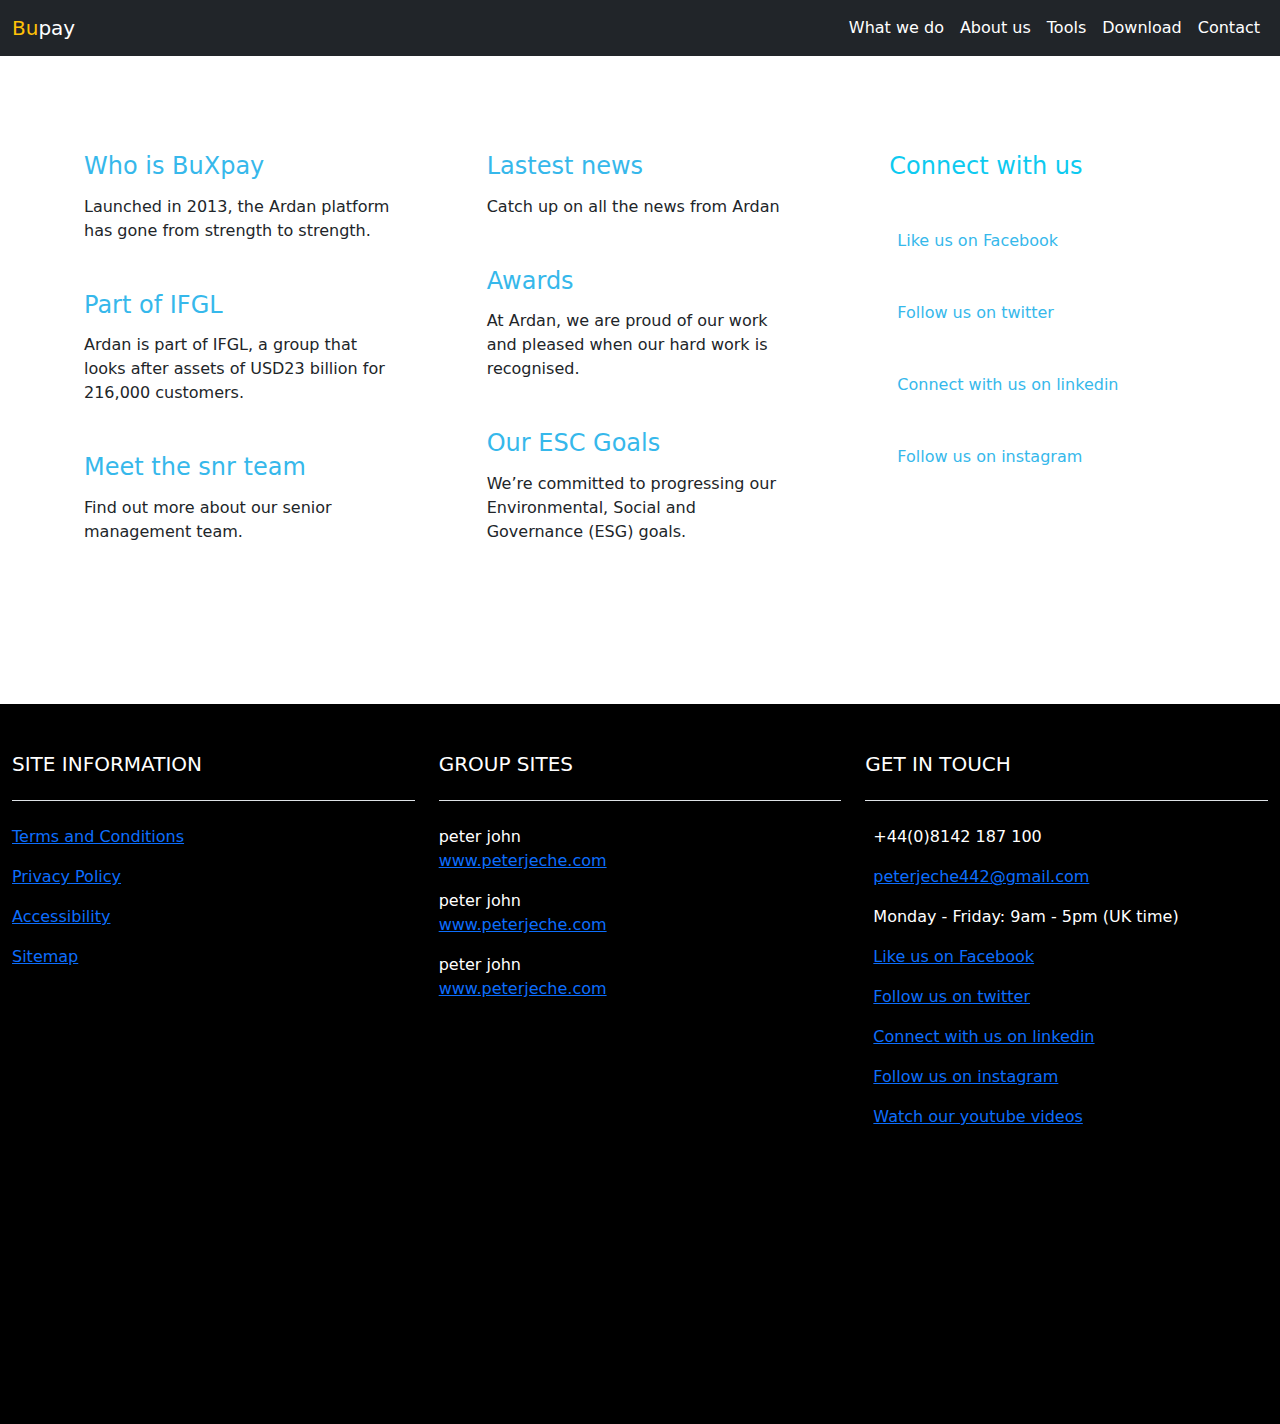
<file: about_us.html>
<!DOCTYPE html>
<html lang="en">
<head>
    <meta charset="UTF-8">
    <meta name="viewport" content="width=device-width, initial-scale=1.0">
    <title>BuXpay platform</title>
    <!-- css link -->
    <link rel="stylesheet" href="./css/about_us.css">
    <!-- boostrap5 link -->
    <link href="https://cdn.jsdelivr.net/npm/bootstrap@5.3.1/dist/css/bootstrap.min.css" rel="stylesheet">
    <!-- cdn js fontawesome -->
    <link rel="stylesheet" href="https://cdnjs.cloudflare.com/ajax/libs/font-awesome/6.4.2/css/all.min.css" integrity="sha512-z3gLpd7yknf1YoNbCzqRKc4qyor8gaKU1qmn+CShxbuBusANI9QpRohGBreCFkKxLhei6S9CQXFEbbKuqLg0DA==" crossorigin="anonymous" referrerpolicy="no-referrer" />
    <!-- animate css link -->
    <link rel="stylesheet" href="https://cdnjs.cloudflare.com/ajax/libs/animate.css/4.1.1/animate.min.css" />
</head>
<body>
    <!-- navbar -->
    <nav class="navbar navbar-expand-sm bg-dark navbar-dark">
        <div class="container-fluid">
          <a class="navbar-brand" href="#"><i class="fa-solid fa-handshake-angle text-warning
            "> </i><span class="text-warning nav-logo">Bu</span><i class="fa-brands fa-x-twitter"></i>pay</a>
          <button class="navbar-toggler" type="button" data-bs-toggle="collapse" data-bs-target="#collapsibleNavbar">
            <span class="navbar-toggler-icon"></span>
          </button>
          <div class="collapse navbar-collapse" id="collapsibleNavbar">
            <ul class="navbar-nav ms-md-auto ">
              <li class="nav-item">
                <a class="nav-link text-white" href="what_we_do.html">What we do</a>
              </li>
              <li class="nav-item">
                <a class="nav-link text-white" href="about_us.html">About us</a>
              </li>
              <li class="nav-item">
                <a class="nav-link text-white" href="#">Tools</a>
              </li>
              <li class="nav-item">
                <a class="nav-link text-white" href="#">Download</a>
              </li>
              <li class="nav-item">
                <a class="nav-link text-white" href="#">Contact</a>
              </li>
            </ul>
          </div>
        </div>
      </nav>
      <!--closed  -->
      <div class="container-fluid about-us-container-1 p-5">
        <div class="row about-us-container">
            <div class="col-sm col-md-6 col-lg-4 p-5">
                <div class="box ">
                    <h6><a href="box1_about_us.html">Who is BuXpay</a></h6>
                    <p>Launched in 2013, the Ardan platform has gone from strength to strength.</p>
                </div>

                <div class="box mt-5">
                    <h6><a href="box2_about_us.html">Part of IFGL</a></h6>
                    <p>Ardan is part of IFGL, a group that looks after assets of USD23 billion for 216,000 customers.</p>
                </div>

                <div class="box mt-5">
                    <h6><a href="#">Meet the snr team</a></h6>
                    <p>Find out more about our senior management team.</p>
                </div>
            </div>
            <div class="col-sm col-md-6 col-lg-4 p-5">
                <div class="box">
                    <h6><a href="#">Lastest news</a></h6>
                    <p>Catch up on all the news from Ardan</p>
                </div>
                <div class="box mt-5">
                    <h6><a href="#">Awards</a></h6>
                    <p>At Ardan, we are proud of our work and pleased when our hard work is recognised.</p>
                </div>
                <div class="box mt-5">
                    <h6><a href="#">Our ESC Goals</a></h6>
                    <p>We’re committed to progressing our Environmental, Social and Governance (ESG) goals.</p>
                </div>
            </div>
            <div class="col-sm col-md-6 col-lg-4 p-5">
                <h4 class="text-info">Connect with us</h4>
                <p class="text-info mt-5"><i class="fa-brands fa-facebook me-2"></i> <a href="#">Like us on Facebook</a></p>
                <p class="text-info mt-5"><i class="fa-brands fa-twitter me-2"></i> <a href="#">Follow us on twitter</a></p>
                <p class="text-info mt-5"><i class="fa-brands fa-linkedin me-2"></i> <a href="#">Connect with us on linkedin</a></p>
                <p class="text-info mt-5"><i class="fa-brands fa-instagram me-2"></i> <a href="#">Follow us on instagram</a></p>
            </div>
        </div>
      </div>

      <!-- footer-container -->
  <div class="container-fluid mt-5 pb-5 footer-container ">
    <div class="row">
      <div class="col-sm-12 col-md-6 col-lg box-col">
        <h4 class="my-4 border-bottom py-4 text-white text-uppercase lead">site information</h4>
        <p><a href="#">Terms and Conditions</a></p>
        <p><a href="#">Privacy Policy</a></p>
        <p><a href="#">Accessibility</a></p>
        <p><a href="#">Sitemap</a></p>
      </div>
      <div class="col-sm col-md-6 col-lg box-col">
        <h4 class="my-4 border-bottom py-4 text-white text-uppercase lead">Group Sites</h4>
        <div class="my-3">
          <span class="text-white">peter john</span> <br>
          <a href="#">www.peterjeche.com</a>
        </div>
        <div class="my-3">
          <span class="text-white">peter john</span> <br>
          <a href="#">www.peterjeche.com</a>
        </div>
        <div class="my-3">
          <span class="text-white">peter john</span> <br>
          <a href="#">www.peterjeche.com</a>
        </div>
      </div>
      <div class="col-sm col-md-6 col-lg box-col">
        <h4 class="my-4 border-bottom py-4 text-white text-uppercase lead">Get in Touch</h4>
        <p class="text-white"><i class="fa-solid fa-phone me-2"></i> +44(0)8142 187 100</p>
        <p class="text-white"><i class="fa-solid fa-envelope me-2"></i> <a href="mailto:">peterjeche442@gmail.com</a></p>
        <p class="text-white"><i class="fa-solid fa-clock me-2"></i> Monday - Friday: 9am - 5pm (UK time)</p>
        <p class="text-white"><i class="fa-brands fa-facebook me-2"></i> <a href="#">Like us on Facebook</a></p>
        <p class="text-white"><i class="fa-brands fa-twitter me-2"></i> <a href="#">Follow us on twitter</a></p>
        <p class="text-white"><i class="fa-brands fa-linkedin me-2"></i> <a href="#">Connect with us on linkedin</a></p>
        <p class="text-white"><i class="fa-brands fa-instagram me-2"></i> <a href="#">Follow us on instagram</a></p>
        <p class="text-white"><i class="fa-brands fa-youtube me-2"></i> <a href="#">Watch our youtube videos</a></p>
      </div>
    </div>
  </div>
  <!-- closed -->

    <script src="https://cdn.jsdelivr.net/npm/bootstrap@5.3.1/dist/js/bootstrap.bundle.min.js"></script>
</body>
</file>
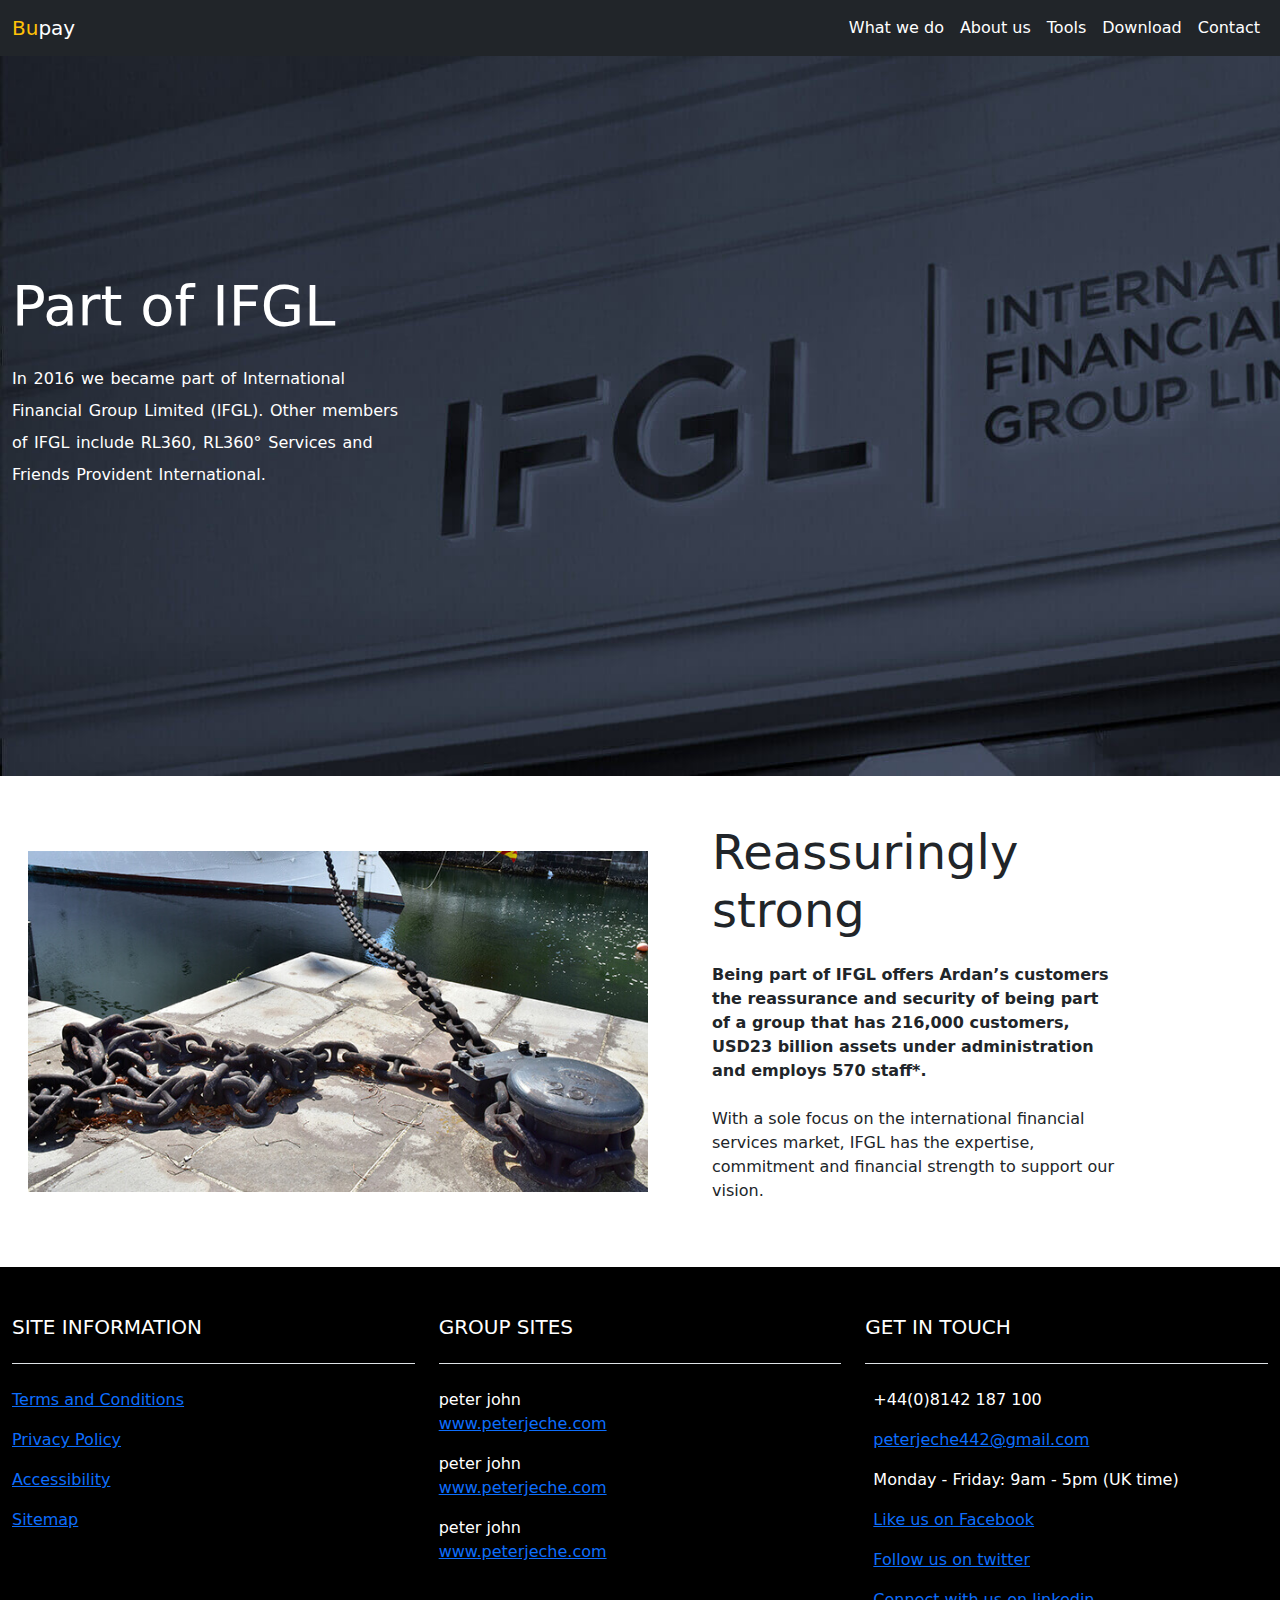
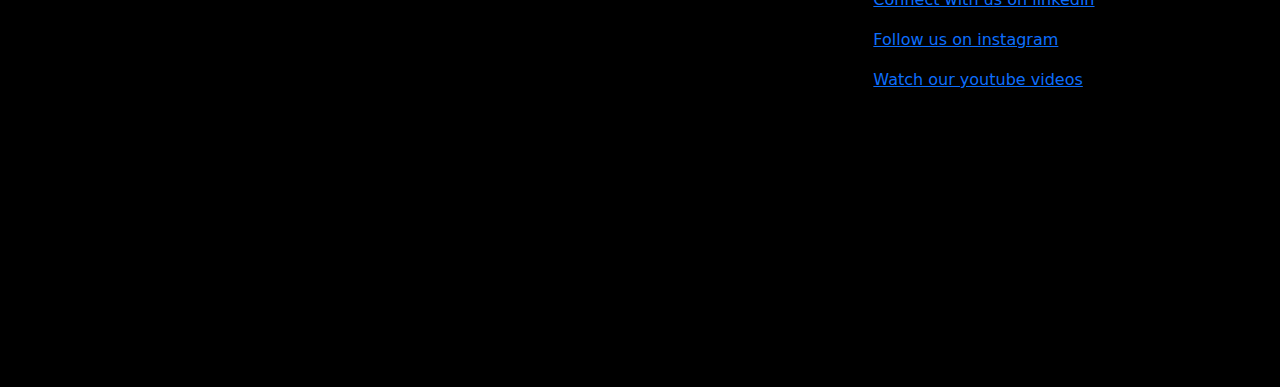
<file: box2_about_us.html>
<!DOCTYPE html>
<html lang="en">
<head>
    <meta charset="UTF-8">
    <meta name="viewport" content="width=device-width, initial-scale=1.0">
    <title>BuXpay platform</title>
    <!-- css link -->
    <link rel="stylesheet" href="./css/box2_about_us.css">
    <!-- boostrap5 link -->
    <link href="https://cdn.jsdelivr.net/npm/bootstrap@5.3.1/dist/css/bootstrap.min.css" rel="stylesheet">
    <!-- cdn js fontawesome -->
    <link rel="stylesheet" href="https://cdnjs.cloudflare.com/ajax/libs/font-awesome/6.4.2/css/all.min.css" integrity="sha512-z3gLpd7yknf1YoNbCzqRKc4qyor8gaKU1qmn+CShxbuBusANI9QpRohGBreCFkKxLhei6S9CQXFEbbKuqLg0DA==" crossorigin="anonymous" referrerpolicy="no-referrer" />
    <!-- animate css link -->
    <link rel="stylesheet" href="https://cdnjs.cloudflare.com/ajax/libs/animate.css/4.1.1/animate.min.css" />
</head>
<body>
     <!-- navbar -->
     <nav class="navbar navbar-expand-sm bg-dark navbar-dark">
        <div class="container-fluid">
          <a class="navbar-brand" href="#"><i class="fa-solid fa-handshake-angle text-warning
            "> </i><span class="text-warning nav-logo">Bu</span><i class="fa-brands fa-x-twitter"></i>pay</a>
          <button class="navbar-toggler" type="button" data-bs-toggle="collapse" data-bs-target="#collapsibleNavbar">
            <span class="navbar-toggler-icon"></span>
          </button>
          <div class="collapse navbar-collapse" id="collapsibleNavbar">
            <ul class="navbar-nav ms-md-auto ">
              <li class="nav-item">
                <a class="nav-link text-white" href="what_we_do.html">What we do</a>
              </li>
              <li class="nav-item">
                <a class="nav-link text-white" href="about_us.html">About us</a>
              </li>
              <li class="nav-item">
                <a class="nav-link text-white" href="#">Tools</a>
              </li>
              <li class="nav-item">
                <a class="nav-link text-white" href="#">Download</a>
              </li>
              <li class="nav-item">
                <a class="nav-link text-white" href="#">Contact</a>
              </li>
            </ul>
          </div>
        </div>
      </nav>
      <!--closed  -->
      <!-- showcase-container -->
      <div class="container-fluid showcase-container">
        <div class="row">
            <div class="col-sm-4 col-md-10 col-lg-4 showcase-container-box text-white">
                <h4 class="mb-4 display-4">Part of IFGL</h4>
                <p>In 2016 we became part of International Financial Group Limited (IFGL). Other members of IFGL include RL360, RL360° Services and Friends Provident International.</p>
            </div>
        </div>
      </div>
      <!-- closed -->

      <!-- box-container -->
      <div class="container-fluid box-container pt-5">
        <div class="row g-3 d-flex align-items-center ">
            <div class="col-sm-12 col-md-6 col-lg-6 ms-md-3 me-md-5">
                <img src="./img/security-boat.jpg" alt="security boat" class="img-fluid" loading="lazy">
            </div>
            <div class="col-sm-12 col-md-4 col-lg-4">
                <h5 class="display-5 mb-4">Reassuringly strong</h5>
                <p class="mb-4"><strong>Being part of IFGL offers Ardan’s customers the reassurance and security of being part of a group that has 216,000 customers, USD23 billion assets under administration and employs 570 staff*.</strong></p>
                <p>With a sole focus on the international financial services market, IFGL has the expertise, commitment and financial strength to support our vision.</p>
            </div>
        </div>
      </div>
      <!-- closed -->
      
        <!-- footer-container -->
    <div class="container-fluid mt-5 pb-5 footer-container ">
        <div class="row">
        <div class="col-sm-12 col-md-6 col-lg box-col">
            <h4 class="my-4 border-bottom py-4 text-white text-uppercase lead">site information</h4>
            <p><a href="#">Terms and Conditions</a></p>
            <p><a href="#">Privacy Policy</a></p>
            <p><a href="#">Accessibility</a></p>
            <p><a href="#">Sitemap</a></p>
        </div>
        <div class="col-sm col-md-6 col-lg box-col">
            <h4 class="my-4 border-bottom py-4 text-white text-uppercase lead">Group Sites</h4>
            <div class="my-3">
            <span class="text-white">peter john</span> <br>
            <a href="#">www.peterjeche.com</a>
            </div>
            <div class="my-3">
            <span class="text-white">peter john</span> <br>
            <a href="#">www.peterjeche.com</a>
            </div>
            <div class="my-3">
            <span class="text-white">peter john</span> <br>
            <a href="#">www.peterjeche.com</a>
            </div>
        </div>
        <div class="col-sm col-md-6 col-lg box-col">
            <h4 class="my-4 border-bottom py-4 text-white text-uppercase lead">Get in Touch</h4>
            <p class="text-white"><i class="fa-solid fa-phone me-2"></i> +44(0)8142 187 100</p>
            <p class="text-white"><i class="fa-solid fa-envelope me-2"></i> <a href="mailto:">peterjeche442@gmail.com</a></p>
            <p class="text-white"><i class="fa-solid fa-clock me-2"></i> Monday - Friday: 9am - 5pm (UK time)</p>
            <p class="text-white"><i class="fa-brands fa-facebook me-2"></i> <a href="#">Like us on Facebook</a></p>
            <p class="text-white"><i class="fa-brands fa-twitter me-2"></i> <a href="#">Follow us on twitter</a></p>
            <p class="text-white"><i class="fa-brands fa-linkedin me-2"></i> <a href="#">Connect with us on linkedin</a></p>
            <p class="text-white"><i class="fa-brands fa-instagram me-2"></i> <a href="#">Follow us on instagram</a></p>
            <p class="text-white"><i class="fa-brands fa-youtube me-2"></i> <a href="#">Watch our youtube videos</a></p>
        </div>
        </div>
    </div>
    <!-- closed -->

   <script src="https://cdn.jsdelivr.net/npm/bootstrap@5.3.1/dist/js/bootstrap.bundle.min.js"></script>
</body>
</file>
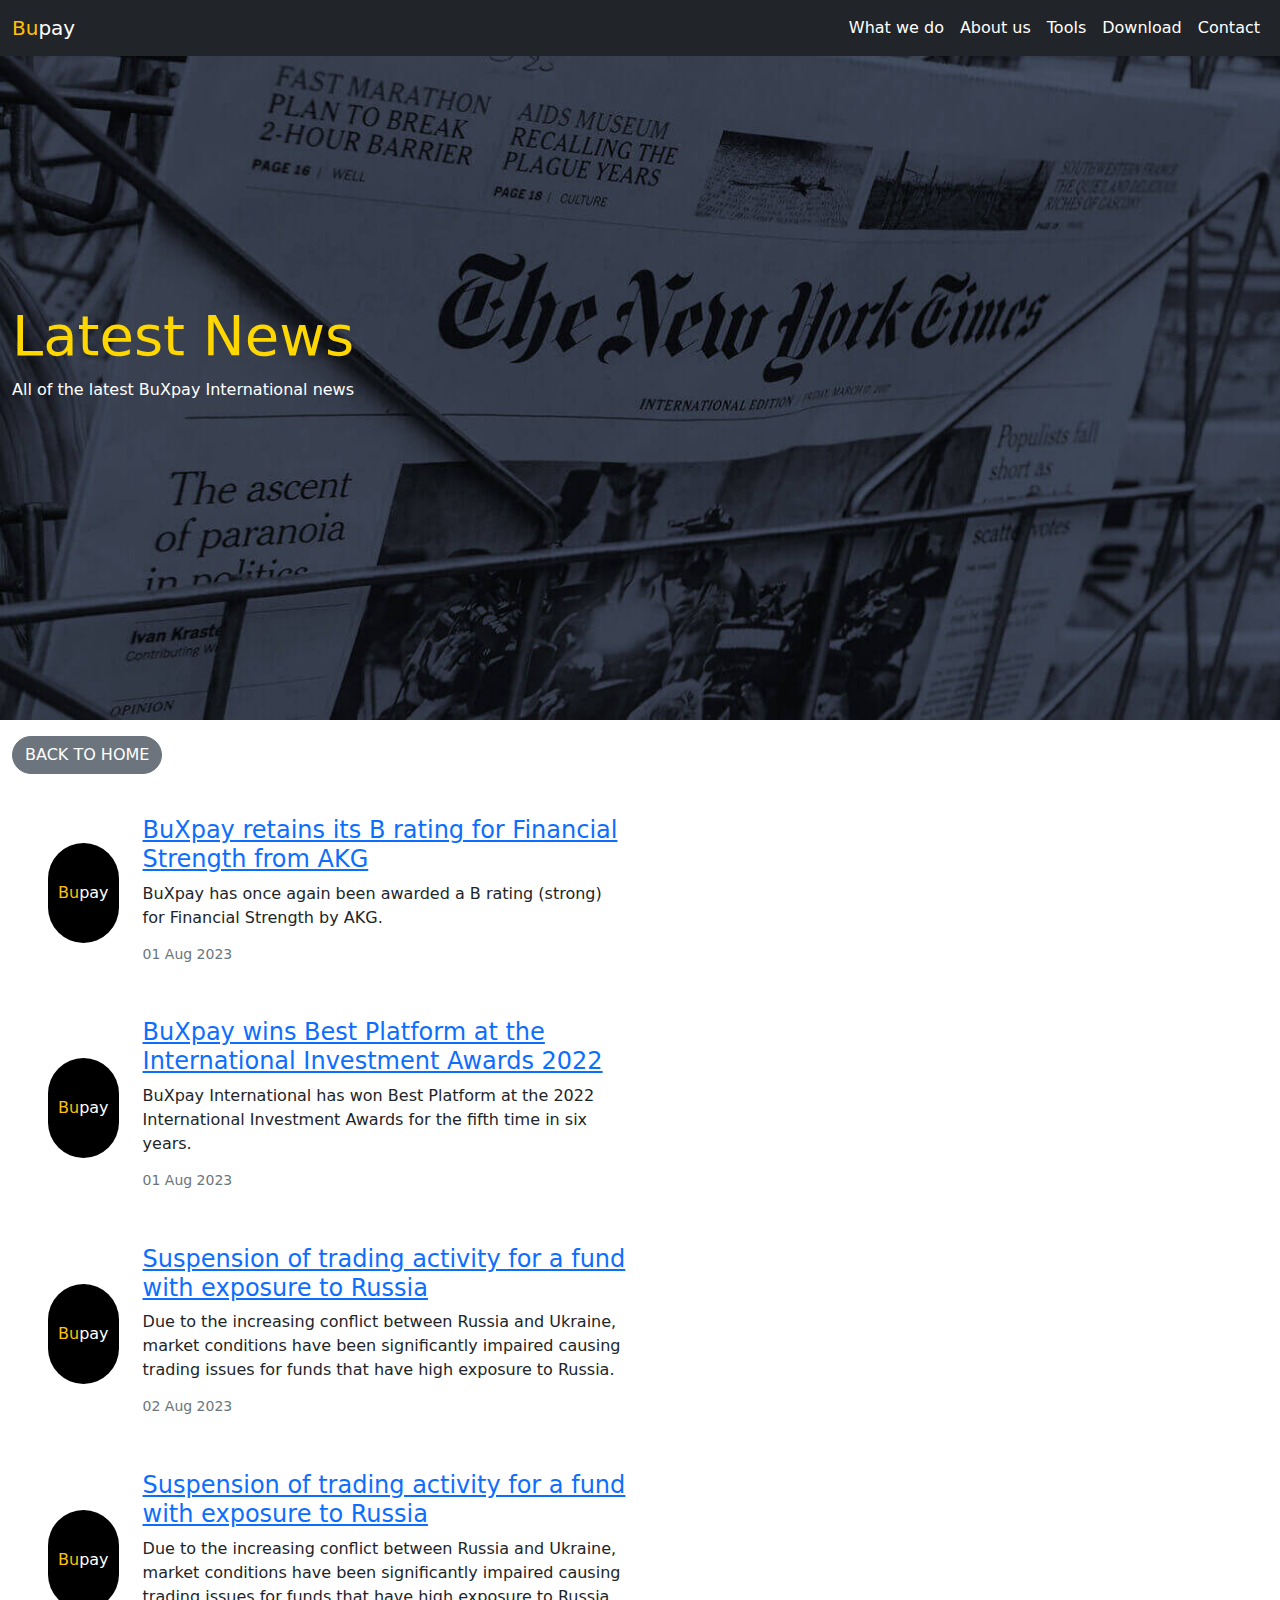
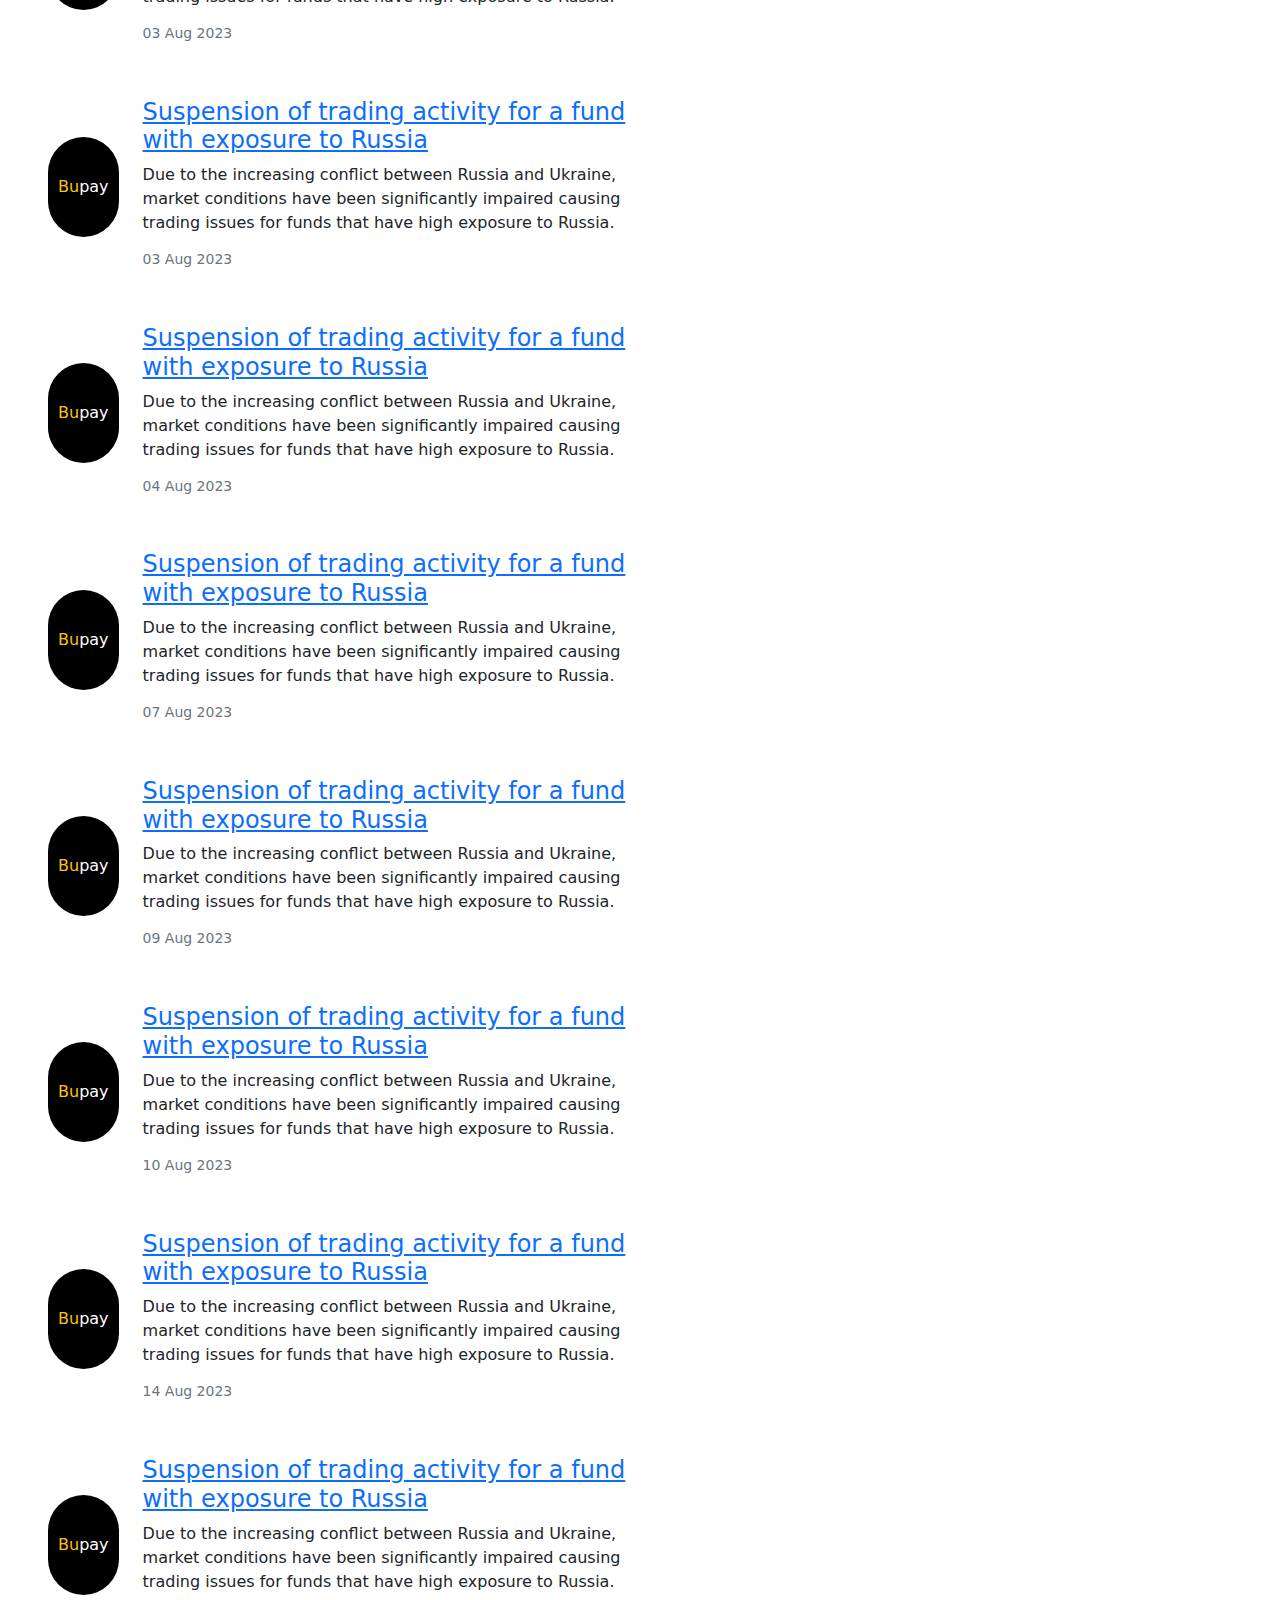
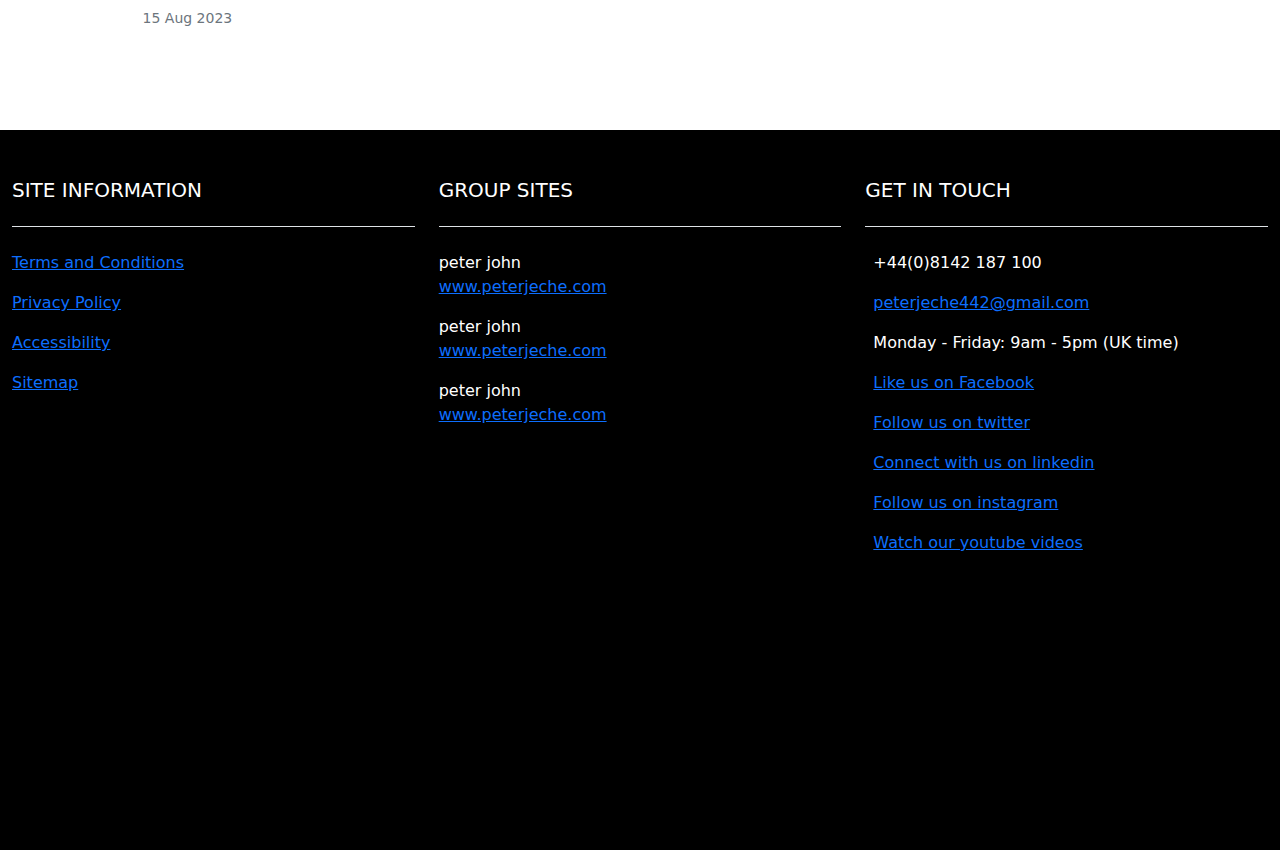
<file: news.html>
<!DOCTYPE html>
<html lang="en">
<head>
    <meta charset="UTF-8">
    <meta name="viewport" content="width=device-width, initial-scale=1.0">
    <title>BuXpay platform</title>
    <!-- css link -->
    <link rel="stylesheet" href="./css/news.css">
    <!-- boostrap5 link -->
    <link href="https://cdn.jsdelivr.net/npm/bootstrap@5.3.1/dist/css/bootstrap.min.css" rel="stylesheet">
    <!-- cdn js fontawesome -->
    <link rel="stylesheet" href="https://cdnjs.cloudflare.com/ajax/libs/font-awesome/6.4.2/css/all.min.css" integrity="sha512-z3gLpd7yknf1YoNbCzqRKc4qyor8gaKU1qmn+CShxbuBusANI9QpRohGBreCFkKxLhei6S9CQXFEbbKuqLg0DA==" crossorigin="anonymous" referrerpolicy="no-referrer" />
    <!-- animate css link -->
    <link rel="stylesheet" href="https://cdnjs.cloudflare.com/ajax/libs/animate.css/4.1.1/animate.min.css" />
</head>
<body>
    <!-- navbar -->
    <nav class="navbar navbar-expand-sm bg-dark navbar-dark fixed-top">
        <div class="container-fluid">
          <a class="navbar-brand" href="#"><i class="fa-solid fa-handshake-angle text-warning
            "> </i><span class="text-warning nav-logo">Bu</span><i class="fa-brands fa-x-twitter"></i>pay</a>
          <button class="navbar-toggler" type="button" data-bs-toggle="collapse" data-bs-target="#collapsibleNavbar">
            <span class="navbar-toggler-icon"></span>
          </button>
          <div class="collapse navbar-collapse" id="collapsibleNavbar">
            <ul class="navbar-nav ms-md-auto ">
              <li class="nav-item dropdown">
                <a class="nav-link text-white" href="what_we_do.html">What we do</a>
              </li>
              <li class="nav-item">
                <a class="nav-link text-white" href="#">About us</a>
              </li>
              <li class="nav-item">
                <a class="nav-link text-white" href="#">Tools</a>
              </li>
              <li class="nav-item">
                <a class="nav-link text-white" href="#">Download</a>
              </li>
              <li class="nav-item">
                <a class="nav-link text-white" href="#">Contact</a>
              </li>
            </ul>
          </div>
        </div>
      </nav>
      <!--closed  -->
      <!-- showcase-2-container -->
    <div class="container-fluid showcase-2-container">
        <div class="row ">
            <div class="col-sm showcase-2-container-1">
                <h4 class="display-4 text-capitalize">Latest news</h4>
                <p>All of the latest BuXpay International news</p>
            </div>
        </div>
        <a href="index.html" class="btn btn-secondary rounded-pill mt-3 text-white text-uppercase"><i class="fa-solid fa-chevron-left"></i><i class="fa-solid fa-chevron-left"></i> back to home</a>
    </div>
    <!-- closed -->
    <!-- news-container -->
    <div class="container-fluid mt-5 p-5">
        <div class="row d-flex flex-column flex-md-row flex-lg-column ">
            <div class="col-sm-6 d-flex flex-column flex-md-column flex-lg-row justify-content-center align-items-center">
               <span class="circle-span me-4 mb-4 mb-md-4 mb-lg-0"><i class="fa-solid fa-handshake-angle text-warning"> </i><span class="text-warning nav-logo">Bu</span><i class="fa-brands fa-x-twitter"></i>pay</a></span>
                <div class="news-text-container">
                    <h4><a href="#">BuXpay retains its B rating for Financial Strength from AKG</a></h4>
                    <span>BuXpay has once again been awarded a B rating (strong) for Financial Strength by AKG.</span>
                    <h6 class="small text-secondary mt-3">01 Aug 2023</h6>
                </div>
            </div>
            <div class="col-sm-6 d-flex flex-column flex-md-column flex-lg-row justify-content-center align-items-center mt-5">
                <span class="circle-span me-4 mb-4 mb-md-4 mb-lg-0"><i class="fa-solid fa-handshake-angle text-warning"> </i><span class="text-warning nav-logo">Bu</span><i class="fa-brands fa-x-twitter"></i>pay</a></span>
                <div class="news-text-container">
                    <h4><a href="#">BuXpay wins Best Platform at the International Investment Awards 2022</a></h4>
                    <span>BuXpay International has won Best Platform at the 2022 International Investment Awards for the fifth time in six years.</span>
                    <h6 class="small text-secondary mt-3">01 Aug 2023</h6>
                </div>
            </div>
            <div class="col-sm-6 d-flex flex-column flex-md-column flex-lg-row justify-content-center align-items-center mt-5">
                <span class="circle-span me-4 mb-4 mb-md-4 mb-lg-0"><i class="fa-solid fa-handshake-angle text-warning"> </i><span class="text-warning nav-logo">Bu</span><i class="fa-brands fa-x-twitter"></i>pay</a></span>
                <div class="news-text-container">
                    <h4><a href="#">Suspension of trading activity for a fund with exposure to Russia</a></h4>
                    <span>Due to the increasing conflict between Russia and Ukraine, market conditions have been significantly impaired causing trading issues for funds that have high exposure to Russia.</span>
                    <h6 class="small text-secondary mt-3">02 Aug 2023</h6>
                </div>
            </div>

            <div class="col-sm-6 d-flex flex-column flex-md-column flex-lg-row justify-content-center align-items-center mt-5">
                <span class="circle-span me-4 mb-4 mb-md-4 mb-lg-0"><i class="fa-solid fa-handshake-angle text-warning"> </i><span class="text-warning nav-logo">Bu</span><i class="fa-brands fa-x-twitter"></i>pay</a></span>
                <div class="news-text-container">
                    <h4><a href="#">Suspension of trading activity for a fund with exposure to Russia</a></h4>
                    <span>Due to the increasing conflict between Russia and Ukraine, market conditions have been significantly impaired causing trading issues for funds that have high exposure to Russia.</span>
                    <h6 class="small text-secondary mt-3">03 Aug 2023</h6>
                </div>
            </div>

            <div class="col-sm-6 d-flex flex-column flex-md-column flex-lg-row justify-content-center align-items-center mt-5">
                <span class="circle-span me-4 mb-4 mb-md-4 mb-lg-0"><i class="fa-solid fa-handshake-angle text-warning"> </i><span class="text-warning nav-logo">Bu</span><i class="fa-brands fa-x-twitter"></i>pay</a></span>
                <div class="news-text-container">
                    <h4><a href="#">Suspension of trading activity for a fund with exposure to Russia</a></h4>
                    <span>Due to the increasing conflict between Russia and Ukraine, market conditions have been significantly impaired causing trading issues for funds that have high exposure to Russia.</span>
                    <h6 class="small text-secondary mt-3">03 Aug 2023</h6>
                </div>
            </div>

            <div class="col-sm-6 d-flex flex-column flex-md-column flex-lg-row justify-content-center align-items-center mt-5">
                <span class="circle-span me-4 mb-4 mb-md-4 mb-lg-0"><i class="fa-solid fa-handshake-angle text-warning"> </i><span class="text-warning nav-logo">Bu</span><i class="fa-brands fa-x-twitter"></i>pay</a></span>
                <div class="news-text-container">
                    <h4><a href="#">Suspension of trading activity for a fund with exposure to Russia</a></h4>
                    <span>Due to the increasing conflict between Russia and Ukraine, market conditions have been significantly impaired causing trading issues for funds that have high exposure to Russia.</span>
                    <h6 class="small text-secondary mt-3">04 Aug 2023</h6>
                </div>
            </div>

            <div class="col-sm-6 d-flex flex-column flex-md-column flex-lg-row justify-content-center align-items-center mt-5">
                <span class="circle-span me-4 mb-4 mb-md-4 mb-lg-0"><i class="fa-solid fa-handshake-angle text-warning"> </i><span class="text-warning nav-logo">Bu</span><i class="fa-brands fa-x-twitter"></i>pay</a></span>
                <div class="news-text-container">
                    <h4><a href="#">Suspension of trading activity for a fund with exposure to Russia</a></h4>
                    <span>Due to the increasing conflict between Russia and Ukraine, market conditions have been significantly impaired causing trading issues for funds that have high exposure to Russia.</span>
                    <h6 class="small text-secondary mt-3">07 Aug 2023</h6>
                </div>
            </div>

            <div class="col-sm-6 d-flex flex-column flex-md-column flex-lg-row justify-content-center align-items-center mt-5">
                <span class="circle-span me-4 mb-4 mb-md-4 mb-lg-0"><i class="fa-solid fa-handshake-angle text-warning"> </i><span class="text-warning nav-logo">Bu</span><i class="fa-brands fa-x-twitter"></i>pay</a></span>
                <div class="news-text-container">
                    <h4><a href="#">Suspension of trading activity for a fund with exposure to Russia</a></h4>
                    <span>Due to the increasing conflict between Russia and Ukraine, market conditions have been significantly impaired causing trading issues for funds that have high exposure to Russia.</span>
                    <h6 class="small text-secondary mt-3">09 Aug 2023</h6>
                </div>
            </div>

            <div class="col-sm-6 d-flex flex-column flex-md-column flex-lg-row justify-content-center align-items-center mt-5">
                <span class="circle-span me-4 mb-4 mb-md-4 mb-lg-0"><i class="fa-solid fa-handshake-angle text-warning"> </i><span class="text-warning nav-logo">Bu</span><i class="fa-brands fa-x-twitter"></i>pay</a></span>
                <div class="news-text-container">
                    <h4><a href="#">Suspension of trading activity for a fund with exposure to Russia</a></h4>
                    <span>Due to the increasing conflict between Russia and Ukraine, market conditions have been significantly impaired causing trading issues for funds that have high exposure to Russia.</span>
                    <h6 class="small text-secondary mt-3">10 Aug 2023</h6>
                </div>
            </div>

            <div class="col-sm-6 d-flex flex-column flex-md-column flex-lg-row justify-content-center align-items-center mt-5">
                <span class="circle-span me-4 mb-4 mb-md-4 mb-lg-0"><i class="fa-solid fa-handshake-angle text-warning"> </i><span class="text-warning nav-logo">Bu</span><i class="fa-brands fa-x-twitter"></i>pay</a></span>
                <div class="news-text-container">
                    <h4><a href="#">Suspension of trading activity for a fund with exposure to Russia</a></h4>
                    <span>Due to the increasing conflict between Russia and Ukraine, market conditions have been significantly impaired causing trading issues for funds that have high exposure to Russia.</span>
                    <h6 class="small text-secondary mt-3">14 Aug 2023</h6>
                </div>
            </div>

            <div class="col-sm-6 d-flex flex-column flex-md-column flex-lg-row justify-content-center align-items-center mt-5">
                <span class="circle-span me-4 mb-4 mb-md-4 mb-lg-0"><i class="fa-solid fa-handshake-angle text-warning"> </i><span class="text-warning nav-logo">Bu</span><i class="fa-brands fa-x-twitter"></i>pay</a></span>
                <div class="news-text-container">
                    <h4><a href="#">Suspension of trading activity for a fund with exposure to Russia</a></h4>
                    <span>Due to the increasing conflict between Russia and Ukraine, market conditions have been significantly impaired causing trading issues for funds that have high exposure to Russia.</span>
                    <h6 class="small text-secondary mt-3">15 Aug 2023</h6>
                </div>
            </div>
            
        </div>
    </div>
    <!-- closed -->

    <!-- footer-container -->
  <div class="container-fluid mt-5 pb-5 footer-container ">
    <div class="row">
      <div class="col-sm-12 col-md-6 col-lg box-col">
        <h4 class="my-4 border-bottom py-4 text-white text-uppercase lead">site information</h4>
        <p><a href="#">Terms and Conditions</a></p>
        <p><a href="#">Privacy Policy</a></p>
        <p><a href="#">Accessibility</a></p>
        <p><a href="#">Sitemap</a></p>
      </div>
      <div class="col-sm col-md-6 col-lg box-col">
        <h4 class="my-4 border-bottom py-4 text-white text-uppercase lead">Group Sites</h4>
        <div class="my-3">
          <span class="text-white">peter john</span> <br>
          <a href="#">www.peterjeche.com</a>
        </div>
        <div class="my-3">
          <span class="text-white">peter john</span> <br>
          <a href="#">www.peterjeche.com</a>
        </div>
        <div class="my-3">
          <span class="text-white">peter john</span> <br>
          <a href="#">www.peterjeche.com</a>
        </div>
      </div>
      <div class="col-sm col-md-6 col-lg box-col">
        <h4 class="my-4 border-bottom py-4 text-white text-uppercase lead">Get in Touch</h4>
        <p class="text-white"><i class="fa-solid fa-phone me-2"></i> +44(0)8142 187 100</p>
        <p class="text-white"><i class="fa-solid fa-envelope me-2"></i> <a href="mailto:">peterjeche442@gmail.com</a></p>
        <p class="text-white"><i class="fa-solid fa-clock me-2"></i> Monday - Friday: 9am - 5pm (UK time)</p>
        <p class="text-white"><i class="fa-brands fa-facebook me-2"></i> <a href="#">Like us on Facebook</a></p>
        <p class="text-white"><i class="fa-brands fa-twitter me-2"></i> <a href="#">Follow us on twitter</a></p>
        <p class="text-white"><i class="fa-brands fa-linkedin me-2"></i> <a href="#">Connect with us on linkedin</a></p>
        <p class="text-white"><i class="fa-brands fa-instagram me-2"></i> <a href="#">Follow us on instagram</a></p>
        <p class="text-white"><i class="fa-brands fa-youtube me-2"></i> <a href="#">Watch our youtube videos</a></p>
      </div>
    </div>
  </div>
  <!-- closed -->

   <script src="https://cdn.jsdelivr.net/npm/bootstrap@5.3.1/dist/js/bootstrap.bundle.min.js"></script>
</body>
</file>
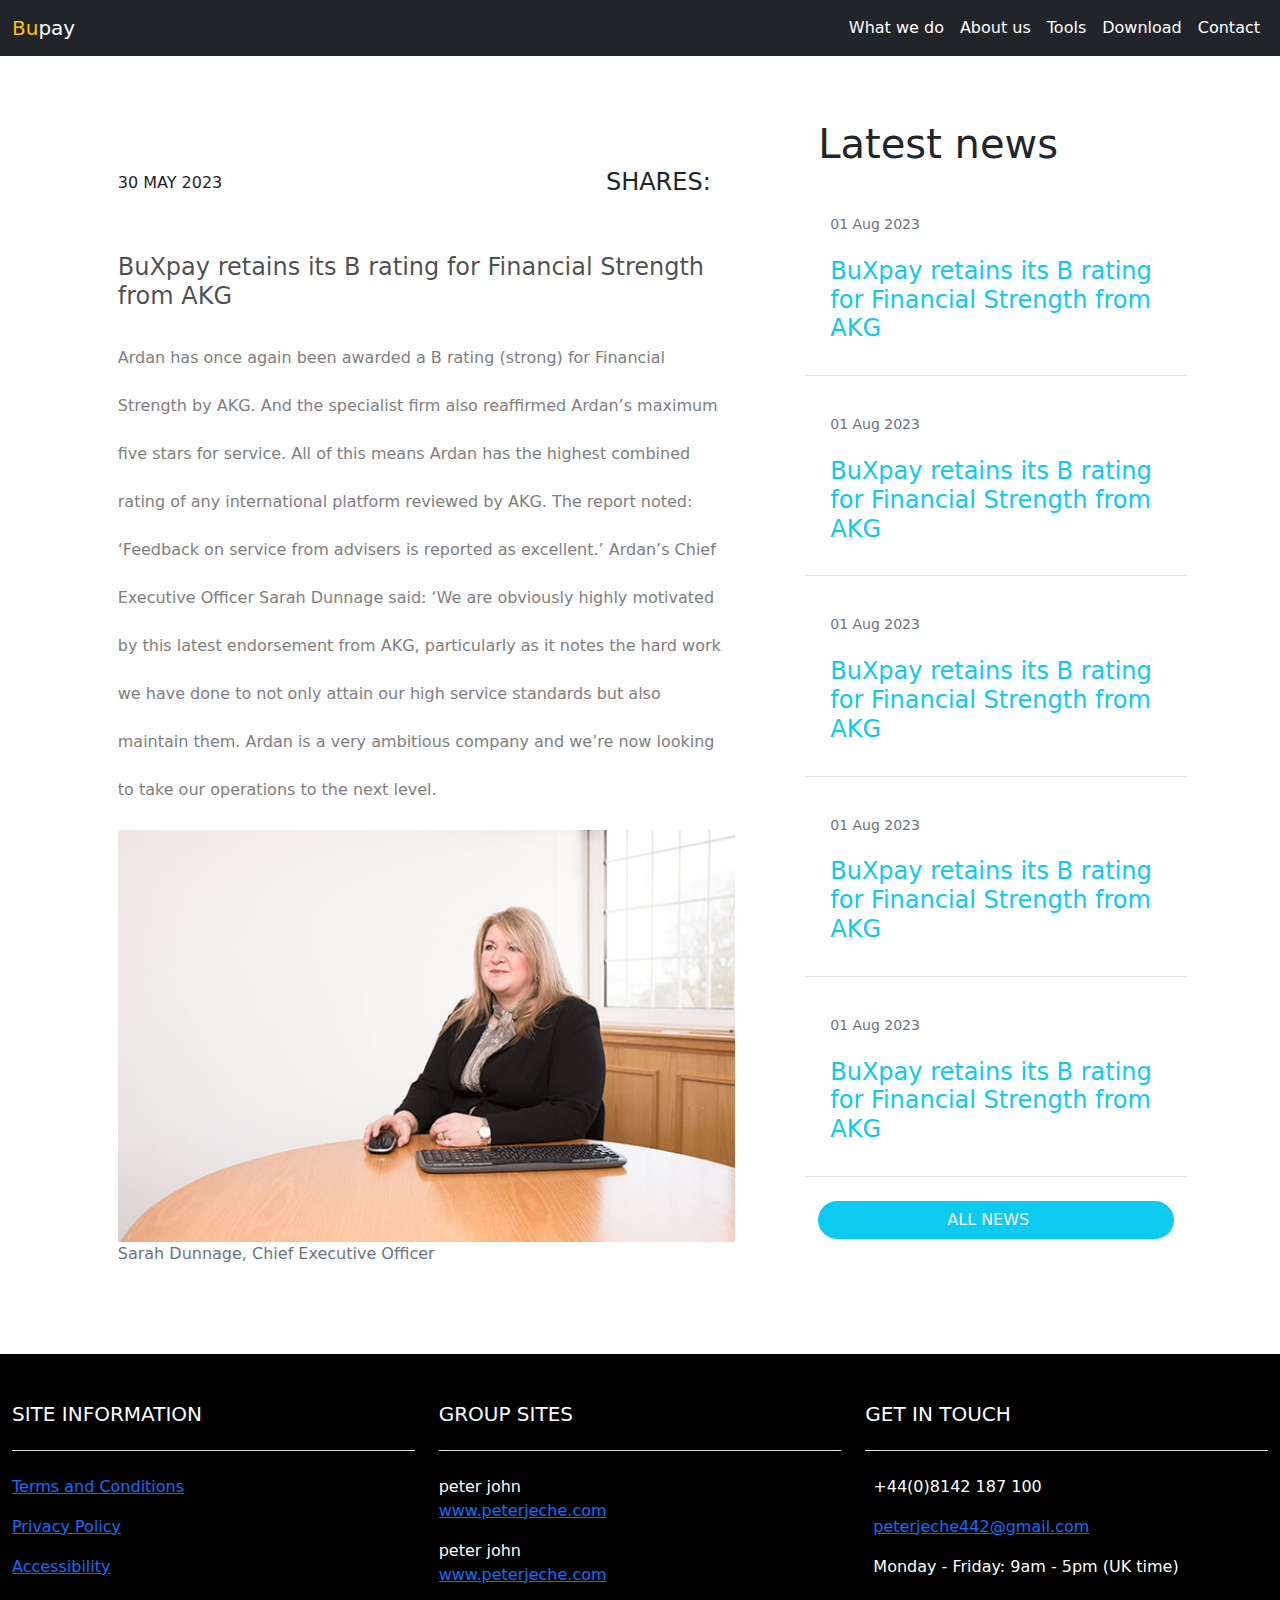
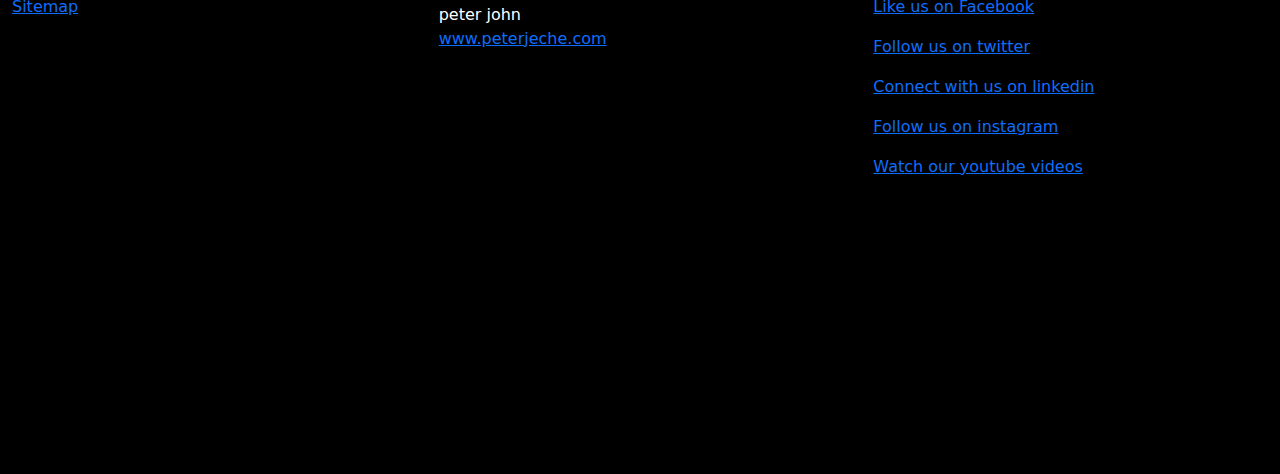
<file: news1-box.html>
<!DOCTYPE html>
<html lang="en">
<head>
    <meta charset="UTF-8">
    <meta name="viewport" content="width=device-width, initial-scale=1.0">
    <title>BuXpay platform</title>
    <!-- css link -->
    <link rel="stylesheet" href="./css/news1-box.css">
    <!-- boostrap5 link -->
    <link href="https://cdn.jsdelivr.net/npm/bootstrap@5.3.1/dist/css/bootstrap.min.css" rel="stylesheet">
    <!-- cdn js fontawesome -->
    <link rel="stylesheet" href="https://cdnjs.cloudflare.com/ajax/libs/font-awesome/6.4.2/css/all.min.css" integrity="sha512-z3gLpd7yknf1YoNbCzqRKc4qyor8gaKU1qmn+CShxbuBusANI9QpRohGBreCFkKxLhei6S9CQXFEbbKuqLg0DA==" crossorigin="anonymous" referrerpolicy="no-referrer" />
    <!-- animate css link -->
    <link rel="stylesheet" href="https://cdnjs.cloudflare.com/ajax/libs/animate.css/4.1.1/animate.min.css" />
</head>
<body>
    <!-- navbar container -->
    <nav class="navbar navbar-expand-sm bg-dark navbar-dark fixed-top">
        <div class="container-fluid">
          <a class="navbar-brand" href="#"><i class="fa-solid fa-handshake-angle text-warning
            "> </i><span class="text-warning nav-logo">Bu</span><i class="fa-brands fa-x-twitter"></i>pay</a>
          <button class="navbar-toggler" type="button" data-bs-toggle="collapse" data-bs-target="#collapsibleNavbar">
            <span class="navbar-toggler-icon"></span>
          </button>
          <div class="collapse navbar-collapse" id="collapsibleNavbar">
            <ul class="navbar-nav ms-md-auto ">
              <li class="nav-item">
                <a class="nav-link text-white" href="what_we_do.html">What we do</a>
              </li>
              <li class="nav-item">
                <a class="nav-link text-white" href="about_us.html">About us</a>
              </li>
              <li class="nav-item">
                <a class="nav-link text-white" href="#">Tools</a>
              </li>
              <li class="nav-item">
                <a class="nav-link text-white" href="#">Download</a>
              </li>
              <li class="nav-item">
                <a class="nav-link text-white" href="#">Contact</a>
              </li>
            </ul>
          </div>
        </div>
      </nav>
      <!--closed  -->
      <!-- news-box-container -->
        <div class="container pt-5">
            <div class="row mt-5 d-flex justify-content-around news-box-container">
                <div class="col-sm-12 col-md-7 p-4 news-box-container-1">
                    <div class="date_social_handles d-flex justify-content-between align-items-center my-5">
                        <h6>30 MAY 2023</h6>
                        <div class="social_handles">
                            <h4>SHARES: <a href="#" class="text-info"><i class="fa-brands fa-facebook me-2"></i></a> <a href="#" class="text-info"><i class="fa-brands fa-twitter me-2"></i></a> <a href="#" class="text-info"><i class="fa-brands fa-linkedin me-2"></i></a></h4>
                        </div>
                    </div>

                    <h6 class="h6-col">BuXpay retains its B rating for Financial Strength from AKG</h6>
                    <p>Ardan has once again been awarded a B rating (strong) for Financial Strength by AKG.

                        And the specialist firm also reaffirmed Ardan’s maximum five stars for service.
                        
                        All of this means Ardan has the highest combined rating of any international platform reviewed by AKG.
                        
                        The report noted: ‘Feedback on service from advisers is reported as excellent.’
                        
                        Ardan’s Chief Executive Officer Sarah Dunnage said:
                        
                        ‘We are obviously highly motivated by this latest endorsement from AKG, particularly as it notes the hard work we have done to not only attain our high service standards but also maintain them.
                        
                        Ardan is a very ambitious company and we’re now looking to take our operations to the next level.
                    </p>
                    <figure>
                        <img src="./img/sarah-dunnage-large.jpg" class="img-fluid" alt="sarah-dunnage-large" title="sarah-dunnage-large" loading="lazy">
                        <figcaption class="text-secondary">Sarah Dunnage, Chief Executive Officer</figcaption>
                    </figure>

                </div>
                <div class="col-sm-12 col-md-4 mt-4">
                    <h6 class="display-6">Latest news</h6>
                    <div class="row d-flex flex-column">
                        <div class="col-sm border-bottom p-4">
                            <h6 class="small text-secondary py-3">01 Aug 2023</h6>
                            <h4><a href="#" class="text-decoration-none text-info">BuXpay retains its B rating for Financial Strength from AKG</a></h4>
                        </div>
                        <div class="col-sm border-bottom p-4">
                            <h6 class="small text-secondary py-3">01 Aug 2023</h6>
                            <h4><a href="#" class="text-decoration-none text-info">BuXpay retains its B rating for Financial Strength from AKG</a></h4>
                        </div>
                        <div class="col-sm border-bottom p-4">
                            <h6 class="small text-secondary py-3">01 Aug 2023</h6>
                            <h4><a href="#" class="text-decoration-none text-info">BuXpay retains its B rating for Financial Strength from AKG</a></h4>
                        </div>
                        <div class="col-sm border-bottom p-4">
                            <h6 class="small text-secondary py-3">01 Aug 2023</h6>
                            <h4><a href="#" class="text-decoration-none text-info">BuXpay retains its B rating for Financial Strength from AKG</a></h4>
                        </div>
                        <div class="col-sm border-bottom p-4">
                            <h6 class="small text-secondary py-3">01 Aug 2023</h6>
                            <h4><a href="#" class="text-decoration-none text-info">BuXpay retains its B rating for Financial Strength from AKG</a></h4>
                        </div>
                    </div>
                    <a href="news.html" class="btn box-link btn-info text-white text-uppercase text-center mx-auto d-block rounded-pill mt-4">All news <i class="fa-regular fa-newspaper ms-3"></i></a>
                </div>
            </div>
        </div>
        <!-- closed -->

        <!-- footer-container -->
  <div class="container-fluid mt-5 pb-5 footer-container ">
    <div class="row">
      <div class="col-sm-12 col-md-6 col-lg box-col">
        <h4 class="my-4 border-bottom py-4 text-white text-uppercase lead">site information</h4>
        <p><a href="#">Terms and Conditions</a></p>
        <p><a href="#">Privacy Policy</a></p>
        <p><a href="#">Accessibility</a></p>
        <p><a href="#">Sitemap</a></p>
      </div>
      <div class="col-sm col-md-6 col-lg box-col">
        <h4 class="my-4 border-bottom py-4 text-white text-uppercase lead">Group Sites</h4>
        <div class="my-3">
          <span class="text-white">peter john</span> <br>
          <a href="#">www.peterjeche.com</a>
        </div>
        <div class="my-3">
          <span class="text-white">peter john</span> <br>
          <a href="#">www.peterjeche.com</a>
        </div>
        <div class="my-3">
          <span class="text-white">peter john</span> <br>
          <a href="#">www.peterjeche.com</a>
        </div>
      </div>
      <div class="col-sm col-md-6 col-lg box-col">
        <h4 class="my-4 border-bottom py-4 text-white text-uppercase lead">Get in Touch</h4>
        <p class="text-white"><i class="fa-solid fa-phone me-2"></i> +44(0)8142 187 100</p>
        <p class="text-white"><i class="fa-solid fa-envelope me-2"></i> <a href="mailto:">peterjeche442@gmail.com</a></p>
        <p class="text-white"><i class="fa-solid fa-clock me-2"></i> Monday - Friday: 9am - 5pm (UK time)</p>
        <p class="text-white"><i class="fa-brands fa-facebook me-2"></i> <a href="#">Like us on Facebook</a></p>
        <p class="text-white"><i class="fa-brands fa-twitter me-2"></i> <a href="#">Follow us on twitter</a></p>
        <p class="text-white"><i class="fa-brands fa-linkedin me-2"></i> <a href="#">Connect with us on linkedin</a></p>
        <p class="text-white"><i class="fa-brands fa-instagram me-2"></i> <a href="#">Follow us on instagram</a></p>
        <p class="text-white"><i class="fa-brands fa-youtube me-2"></i> <a href="#">Watch our youtube videos</a></p>
      </div>
    </div>
  </div>
  <!-- closed -->

      <script src="https://cdn.jsdelivr.net/npm/bootstrap@5.3.1/dist/js/bootstrap.bundle.min.js"></script>
</body>
</file>
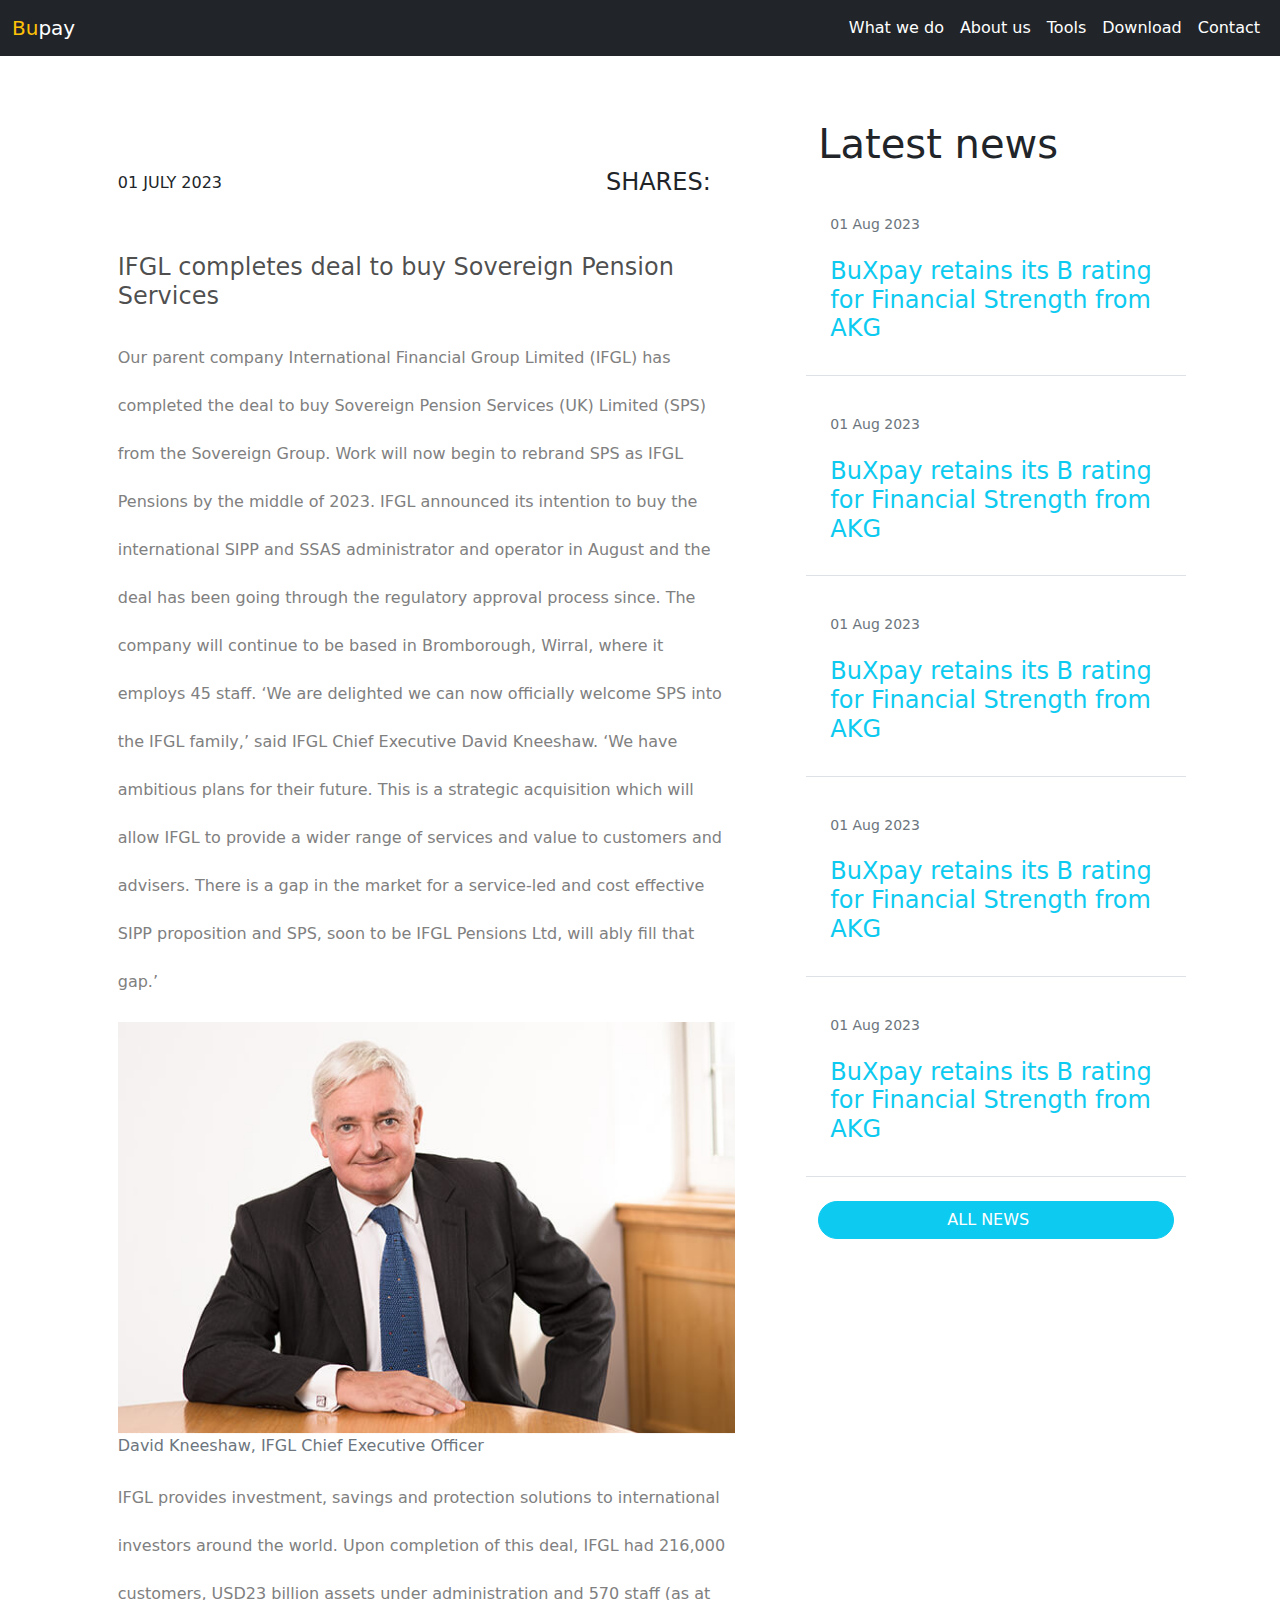
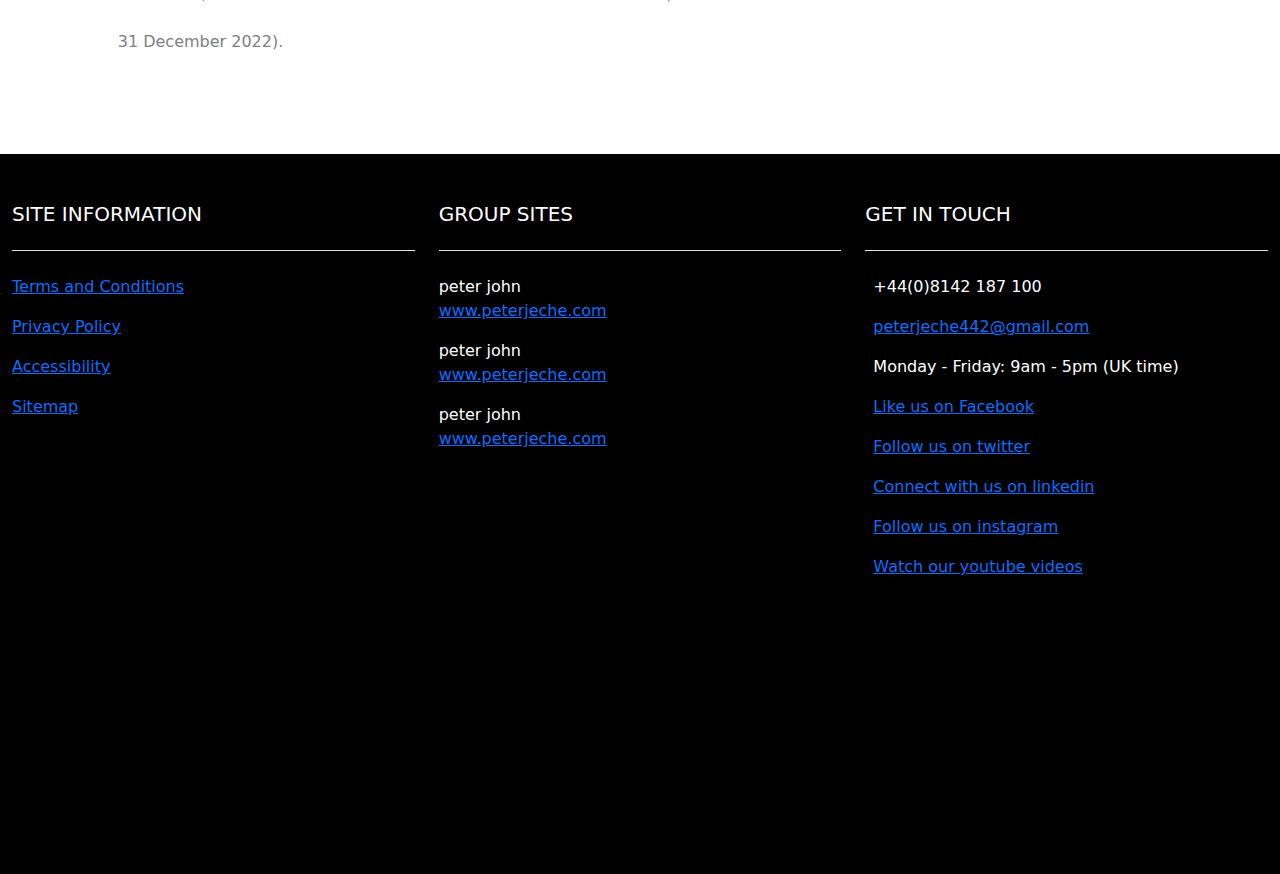
<file: news2-box.html>
<!DOCTYPE html>
<html lang="en">
  <head>
      <meta charset="UTF-8">
      <meta name="viewport" content="width=device-width, initial-scale=1.0">
      <title>BuXpay platform</title>
      <!-- css link -->
      <link rel="stylesheet" href="./css/news2-box.css">
      <!-- boostrap5 link -->
      <link href="https://cdn.jsdelivr.net/npm/bootstrap@5.3.1/dist/css/bootstrap.min.css" rel="stylesheet">
      <!-- cdn js fontawesome -->
      <link rel="stylesheet" href="https://cdnjs.cloudflare.com/ajax/libs/font-awesome/6.4.2/css/all.min.css" integrity="sha512-z3gLpd7yknf1YoNbCzqRKc4qyor8gaKU1qmn+CShxbuBusANI9QpRohGBreCFkKxLhei6S9CQXFEbbKuqLg0DA==" crossorigin="anonymous" referrerpolicy="no-referrer" />
      <!-- animate css link -->
      <link rel="stylesheet" href="https://cdnjs.cloudflare.com/ajax/libs/animate.css/4.1.1/animate.min.css" />
  </head>
  <body>
      <!-- navbar container -->
      <nav class="navbar navbar-expand-sm bg-dark navbar-dark fixed-top">
          <div class="container-fluid">
            <a class="navbar-brand" href="#"><i class="fa-solid fa-handshake-angle text-warning
              "> </i><span class="text-warning nav-logo">Bu</span><i class="fa-brands fa-x-twitter"></i>pay</a>
            <button class="navbar-toggler" type="button" data-bs-toggle="collapse" data-bs-target="#collapsibleNavbar">
              <span class="navbar-toggler-icon"></span>
            </button>
            <div class="collapse navbar-collapse" id="collapsibleNavbar">
              <ul class="navbar-nav ms-md-auto ">
                <li class="nav-item">
                  <a class="nav-link text-white" href="what_we_do.html">What we do</a>
                </li>
                <li class="nav-item">
                  <a class="nav-link text-white" href="about_us.html">About us</a>
                </li>
                <li class="nav-item">
                  <a class="nav-link text-white" href="#">Tools</a>
                </li>
                <li class="nav-item">
                  <a class="nav-link text-white" href="#">Download</a>
                </li>
                <li class="nav-item">
                  <a class="nav-link text-white" href="#">Contact</a>
                </li>
              </ul>
            </div>
          </div>
        </nav>
        <!--closed  -->
        <!-- news-box-container -->
          <div class="container pt-5">
              <div class="row mt-5 d-flex justify-content-around news-box-container">
                  <div class="col-sm-12 col-md-7 p-4 news-box-container-1">
                      <div class="date_social_handles d-flex justify-content-between align-items-center my-5">
                          <h6>01 JULY 2023</h6>
                          <div class="social_handles">
                              <h4>SHARES: <a href="#" class="text-info"><i class="fa-brands fa-facebook me-2"></i></a> <a href="#" class="text-info"><i class="fa-brands fa-twitter me-2"></i></a> <a href="#" class="text-info"><i class="fa-brands fa-linkedin me-2"></i></a></h4>
                          </div>
                      </div>

                      <h6 class="h6-col">IFGL completes deal to buy Sovereign Pension Services</h6>
                      <p>
                          Our parent company International Financial Group Limited (IFGL) has completed the deal to buy Sovereign Pension Services (UK) Limited (SPS) from the Sovereign Group.

                          Work will now begin to rebrand SPS as IFGL Pensions by the middle of 2023.

                          IFGL announced its intention to buy the international SIPP and SSAS administrator and operator in August and the deal has been going through the regulatory approval process since.

                          The company will continue to be based in Bromborough, Wirral, where it employs 45 staff. 

                          ‘We are delighted we can now officially welcome SPS into the IFGL family,’ said IFGL Chief Executive David Kneeshaw. ‘We have ambitious plans for their future. This is a strategic acquisition which will allow IFGL to provide a wider range of services and value to customers and advisers. There is a gap in the market for a service-led and cost effective SIPP proposition and SPS, soon to be IFGL Pensions Ltd, will ably fill that gap.’
                      </p>
                      <figure>
                          <img src="./img/david-kneeshaw.jpg" class="img-fluid" alt="sarah-dunnage-large" title="sarah-dunnage-large" loading="lazy">
                          <figcaption class="text-secondary">David Kneeshaw, IFGL Chief Executive Officer</figcaption>
                      </figure>
                      <p>
                          IFGL provides investment, savings and protection solutions to international investors around the world. Upon completion of this deal, IFGL had 216,000 customers, USD23 billion assets under administration and 570 staff (as at 31 December 2022).
                      </p>
                  </div>
                  <div class="col-sm-12 col-md-4 mt-4">
                      <h6 class="display-6">Latest news</h6>
                      <div class="row d-flex flex-column">
                          <div class="col-sm border-bottom p-4">
                              <h6 class="small text-secondary py-3">01 Aug 2023</h6>
                              <h4><a href="#" class="text-decoration-none text-info">BuXpay retains its B rating for Financial Strength from AKG</a></h4>
                          </div>
                          <div class="col-sm border-bottom p-4">
                              <h6 class="small text-secondary py-3">01 Aug 2023</h6>
                              <h4><a href="#" class="text-decoration-none text-info">BuXpay retains its B rating for Financial Strength from AKG</a></h4>
                          </div>
                          <div class="col-sm border-bottom p-4">
                              <h6 class="small text-secondary py-3">01 Aug 2023</h6>
                              <h4><a href="#" class="text-decoration-none text-info">BuXpay retains its B rating for Financial Strength from AKG</a></h4>
                          </div>
                          <div class="col-sm border-bottom p-4">
                              <h6 class="small text-secondary py-3">01 Aug 2023</h6>
                              <h4><a href="#" class="text-decoration-none text-info">BuXpay retains its B rating for Financial Strength from AKG</a></h4>
                          </div>
                          <div class="col-sm border-bottom p-4">
                              <h6 class="small text-secondary py-3">01 Aug 2023</h6>
                              <h4><a href="#" class="text-decoration-none text-info">BuXpay retains its B rating for Financial Strength from AKG</a></h4>
                          </div>
                      </div>
                      <a href="news.html" class="btn box-link btn-info text-white text-uppercase text-center mx-auto d-block rounded-pill mt-4">All news <i class="fa-regular fa-newspaper ms-3"></i></a>
                  </div>
              </div>
          </div>
          <!-- closed -->

          <!-- footer-container -->
    <div class="container-fluid mt-5 pb-5 footer-container ">
      <div class="row">
        <div class="col-sm-12 col-md-6 col-lg box-col">
          <h4 class="my-4 border-bottom py-4 text-white text-uppercase lead">site information</h4>
          <p><a href="#">Terms and Conditions</a></p>
          <p><a href="#">Privacy Policy</a></p>
          <p><a href="#">Accessibility</a></p>
          <p><a href="#">Sitemap</a></p>
        </div>
        <div class="col-sm col-md-6 col-lg box-col">
          <h4 class="my-4 border-bottom py-4 text-white text-uppercase lead">Group Sites</h4>
          <div class="my-3">
            <span class="text-white">peter john</span> <br>
            <a href="#">www.peterjeche.com</a>
          </div>
          <div class="my-3">
            <span class="text-white">peter john</span> <br>
            <a href="#">www.peterjeche.com</a>
          </div>
          <div class="my-3">
            <span class="text-white">peter john</span> <br>
            <a href="#">www.peterjeche.com</a>
          </div>
        </div>
        <div class="col-sm col-md-6 col-lg box-col">
          <h4 class="my-4 border-bottom py-4 text-white text-uppercase lead">Get in Touch</h4>
          <p class="text-white"><i class="fa-solid fa-phone me-2"></i> +44(0)8142 187 100</p>
          <p class="text-white"><i class="fa-solid fa-envelope me-2"></i> <a href="mailto:">peterjeche442@gmail.com</a></p>
          <p class="text-white"><i class="fa-solid fa-clock me-2"></i> Monday - Friday: 9am - 5pm (UK time)</p>
          <p class="text-white"><i class="fa-brands fa-facebook me-2"></i> <a href="#">Like us on Facebook</a></p>
          <p class="text-white"><i class="fa-brands fa-twitter me-2"></i> <a href="#">Follow us on twitter</a></p>
          <p class="text-white"><i class="fa-brands fa-linkedin me-2"></i> <a href="#">Connect with us on linkedin</a></p>
          <p class="text-white"><i class="fa-brands fa-instagram me-2"></i> <a href="#">Follow us on instagram</a></p>
          <p class="text-white"><i class="fa-brands fa-youtube me-2"></i> <a href="#">Watch our youtube videos</a></p>
        </div>
      </div>
    </div>
    <!-- closed -->

        <script src="https://cdn.jsdelivr.net/npm/bootstrap@5.3.1/dist/js/bootstrap.bundle.min.js"></script>
  </body>
</html>
</file>
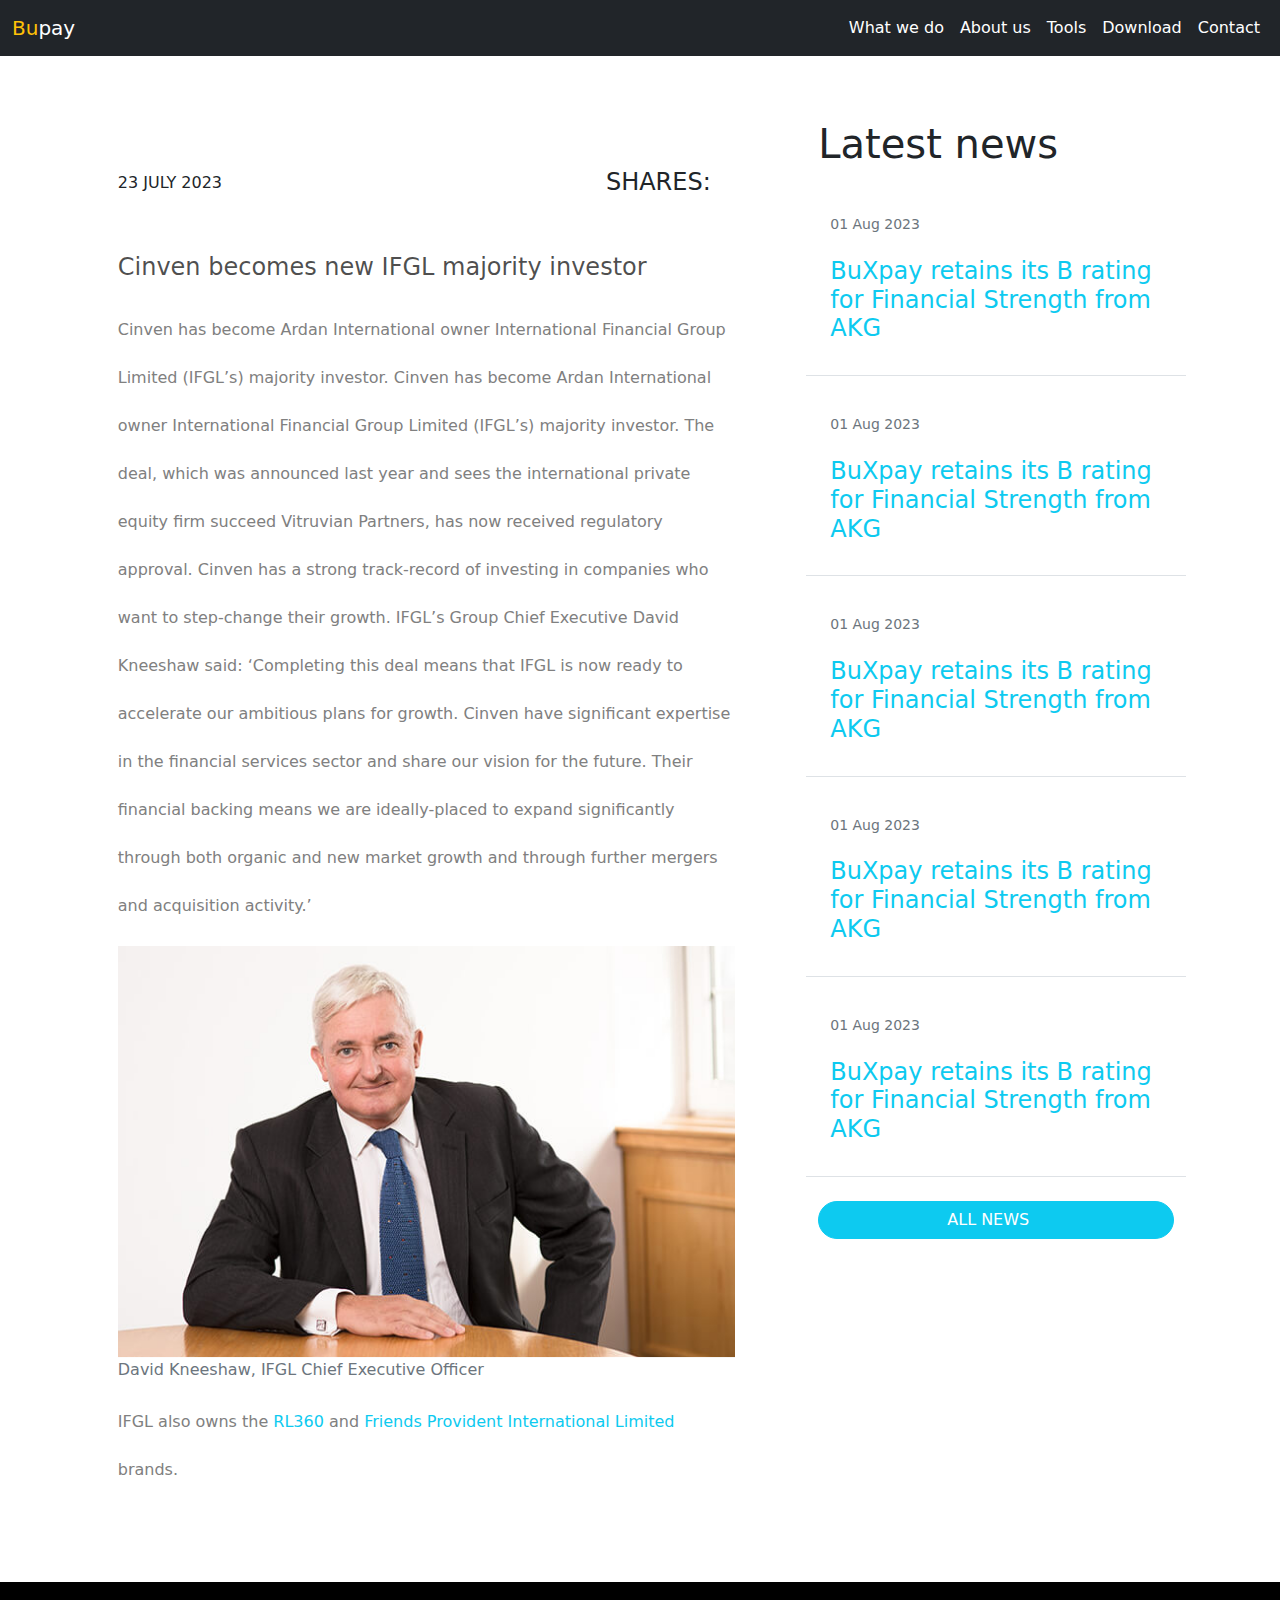
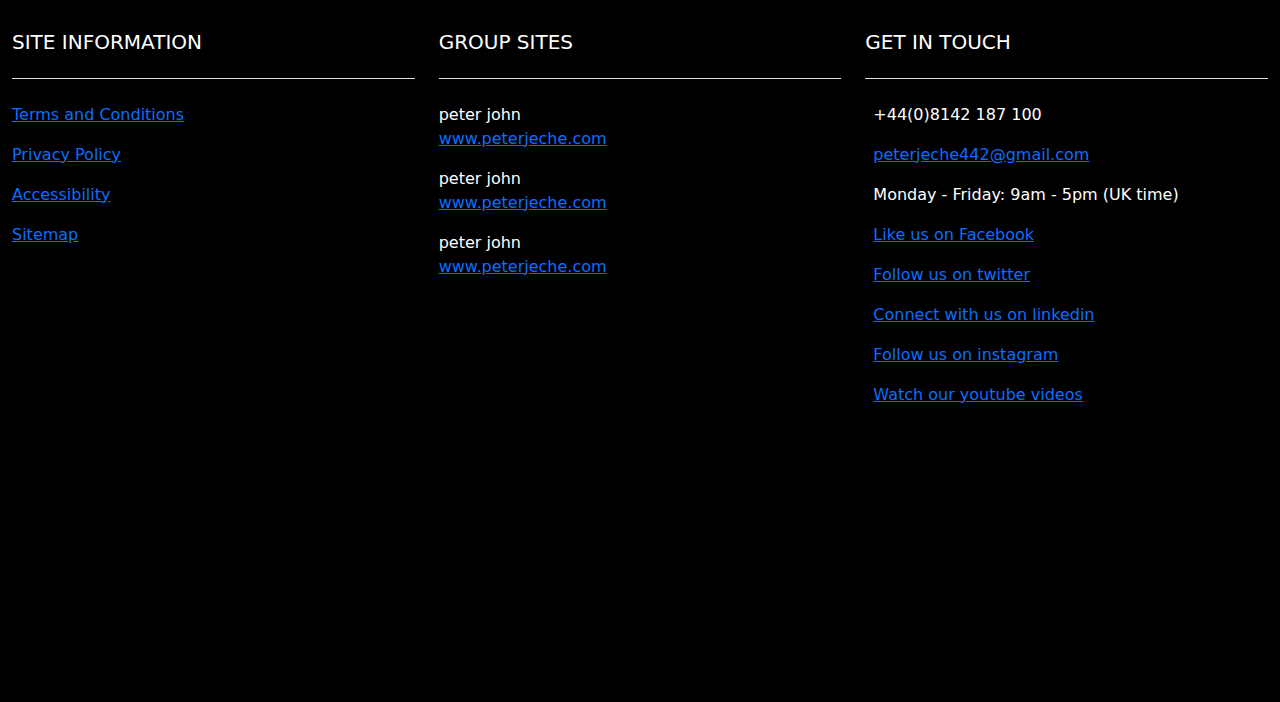
<file: news3-box.html>
<!DOCTYPE html>
<html lang="en">
<head>
    <meta charset="UTF-8">
    <meta name="viewport" content="width=device-width, initial-scale=1.0">
    <title>BuXpay platform</title>
    <!-- css link -->
    <link rel="stylesheet" href="./css/news3-box.css">
    <!-- boostrap5 link -->
    <link href="https://cdn.jsdelivr.net/npm/bootstrap@5.3.1/dist/css/bootstrap.min.css" rel="stylesheet">
    <!-- cdn js fontawesome -->
    <link rel="stylesheet" href="https://cdnjs.cloudflare.com/ajax/libs/font-awesome/6.4.2/css/all.min.css" integrity="sha512-z3gLpd7yknf1YoNbCzqRKc4qyor8gaKU1qmn+CShxbuBusANI9QpRohGBreCFkKxLhei6S9CQXFEbbKuqLg0DA==" crossorigin="anonymous" referrerpolicy="no-referrer" />
    <!-- animate css link -->
    <link rel="stylesheet" href="https://cdnjs.cloudflare.com/ajax/libs/animate.css/4.1.1/animate.min.css" />
</head>
<body>
    <!-- navbar container -->
    <nav class="navbar navbar-expand-sm bg-dark navbar-dark fixed-top">
        <div class="container-fluid">
          <a class="navbar-brand" href="#"><i class="fa-solid fa-handshake-angle text-warning
            "> </i><span class="text-warning nav-logo">Bu</span><i class="fa-brands fa-x-twitter"></i>pay</a>
          <button class="navbar-toggler" type="button" data-bs-toggle="collapse" data-bs-target="#collapsibleNavbar">
            <span class="navbar-toggler-icon"></span>
          </button>
          <div class="collapse navbar-collapse" id="collapsibleNavbar">
            <ul class="navbar-nav ms-md-auto ">
              <li class="nav-item">
                <a class="nav-link text-white" href="what_we_do.html">What we do</a>
              </li>
              <li class="nav-item">
                <a class="nav-link text-white" href="about_us.html">About us</a>
              </li>
              <li class="nav-item">
                <a class="nav-link text-white" href="#">Tools</a>
              </li>
              <li class="nav-item">
                <a class="nav-link text-white" href="#">Download</a>
              </li>
              <li class="nav-item">
                <a class="nav-link text-white" href="#">Contact</a>
              </li>
            </ul>
          </div>
        </div>
      </nav>
      <!--closed  -->
      <!-- news-box-container -->
        <div class="container pt-5">
            <div class="row mt-5 d-flex justify-content-around news-box-container">
                <div class="col-sm-12 col-md-7 p-4 news-box-container-1">
                    <div class="date_social_handles d-flex justify-content-between align-items-center my-5">
                        <h6>23 JULY 2023</h6>
                        <div class="social_handles">
                            <h4>SHARES: <a href="#" class="text-info"><i class="fa-brands fa-facebook me-2"></i></a> <a href="#" class="text-info"><i class="fa-brands fa-twitter me-2"></i></a> <a href="#" class="text-info"><i class="fa-brands fa-linkedin me-2"></i></a></h4>
                        </div>
                    </div>

                    <h6 class="h6-col">Cinven becomes new IFGL majority investor </h6>
                    <p>
                        Cinven has become Ardan International owner International Financial Group Limited (IFGL’s) majority investor.

                        Cinven has become Ardan International owner International Financial Group Limited (IFGL’s) majority investor. 
                        
                        The deal, which was announced last year and sees the international private equity firm succeed Vitruvian Partners, has now received regulatory approval. 
                        
                        Cinven has a strong track-record of investing in companies who want to step-change their growth.
                        
                        IFGL’s Group Chief Executive David Kneeshaw said: ‘Completing this deal means that IFGL is now ready to accelerate our ambitious plans for growth. Cinven have significant expertise in the financial services sector and share our vision for the future. Their financial backing means we are ideally-placed to expand significantly through both organic and new market growth and through further mergers and acquisition activity.’
                    </p>
                    <figure>
                        <img src="./img/david-kneeshaw.jpg" class="img-fluid" alt="sarah-dunnage-large" title="sarah-dunnage-large" loading="lazy">
                        <figcaption class="text-secondary">David Kneeshaw, IFGL Chief Executive Officer</figcaption>
                    </figure>
                    <p>IFGL also owns the <a href="#" class="text-info text-decoration-none">RL360</a> and <a href="#" class="text-info text-decoration-none">Friends Provident International Limited</a> brands.</p>
                </div>
                <div class="col-sm-12 col-md-4 mt-4">
                    <h6 class="display-6">Latest news</h6>
                    <div class="row d-flex flex-column">
                        <div class="col-sm border-bottom p-4">
                            <h6 class="small text-secondary py-3">01 Aug 2023</h6>
                            <h4><a href="#" class="text-decoration-none text-info">BuXpay retains its B rating for Financial Strength from AKG</a></h4>
                        </div>
                        <div class="col-sm border-bottom p-4">
                            <h6 class="small text-secondary py-3">01 Aug 2023</h6>
                            <h4><a href="#" class="text-decoration-none text-info">BuXpay retains its B rating for Financial Strength from AKG</a></h4>
                        </div>
                        <div class="col-sm border-bottom p-4">
                            <h6 class="small text-secondary py-3">01 Aug 2023</h6>
                            <h4><a href="#" class="text-decoration-none text-info">BuXpay retains its B rating for Financial Strength from AKG</a></h4>
                        </div>
                        <div class="col-sm border-bottom p-4">
                            <h6 class="small text-secondary py-3">01 Aug 2023</h6>
                            <h4><a href="#" class="text-decoration-none text-info">BuXpay retains its B rating for Financial Strength from AKG</a></h4>
                        </div>
                        <div class="col-sm border-bottom p-4">
                            <h6 class="small text-secondary py-3">01 Aug 2023</h6>
                            <h4><a href="#" class="text-decoration-none text-info">BuXpay retains its B rating for Financial Strength from AKG</a></h4>
                        </div>
                    </div>
                    <a href="news.html" class="btn box-link btn-info text-white text-uppercase text-center mx-auto d-block rounded-pill mt-4">All news <i class="fa-regular fa-newspaper ms-3"></i></a>
                </div>
            </div>
        </div>
        <!-- closed -->

        <!-- footer-container -->
  <div class="container-fluid mt-5 pb-5 footer-container ">
    <div class="row">
      <div class="col-sm-12 col-md-6 col-lg box-col">
        <h4 class="my-4 border-bottom py-4 text-white text-uppercase lead">site information</h4>
        <p><a href="#">Terms and Conditions</a></p>
        <p><a href="#">Privacy Policy</a></p>
        <p><a href="#">Accessibility</a></p>
        <p><a href="#">Sitemap</a></p>
      </div>
      <div class="col-sm col-md-6 col-lg box-col">
        <h4 class="my-4 border-bottom py-4 text-white text-uppercase lead">Group Sites</h4>
        <div class="my-3">
          <span class="text-white">peter john</span> <br>
          <a href="#">www.peterjeche.com</a>
        </div>
        <div class="my-3">
          <span class="text-white">peter john</span> <br>
          <a href="#">www.peterjeche.com</a>
        </div>
        <div class="my-3">
          <span class="text-white">peter john</span> <br>
          <a href="#">www.peterjeche.com</a>
        </div>
      </div>
      <div class="col-sm col-md-6 col-lg box-col">
        <h4 class="my-4 border-bottom py-4 text-white text-uppercase lead">Get in Touch</h4>
        <p class="text-white"><i class="fa-solid fa-phone me-2"></i> +44(0)8142 187 100</p>
        <p class="text-white"><i class="fa-solid fa-envelope me-2"></i> <a href="mailto:">peterjeche442@gmail.com</a></p>
        <p class="text-white"><i class="fa-solid fa-clock me-2"></i> Monday - Friday: 9am - 5pm (UK time)</p>
        <p class="text-white"><i class="fa-brands fa-facebook me-2"></i> <a href="#">Like us on Facebook</a></p>
        <p class="text-white"><i class="fa-brands fa-twitter me-2"></i> <a href="#">Follow us on twitter</a></p>
        <p class="text-white"><i class="fa-brands fa-linkedin me-2"></i> <a href="#">Connect with us on linkedin</a></p>
        <p class="text-white"><i class="fa-brands fa-instagram me-2"></i> <a href="#">Follow us on instagram</a></p>
        <p class="text-white"><i class="fa-brands fa-youtube me-2"></i> <a href="#">Watch our youtube videos</a></p>
      </div>
    </div>
  </div>
  <!-- closed -->

      <script src="https://cdn.jsdelivr.net/npm/bootstrap@5.3.1/dist/js/bootstrap.bundle.min.js"></script>
</body>
</file>
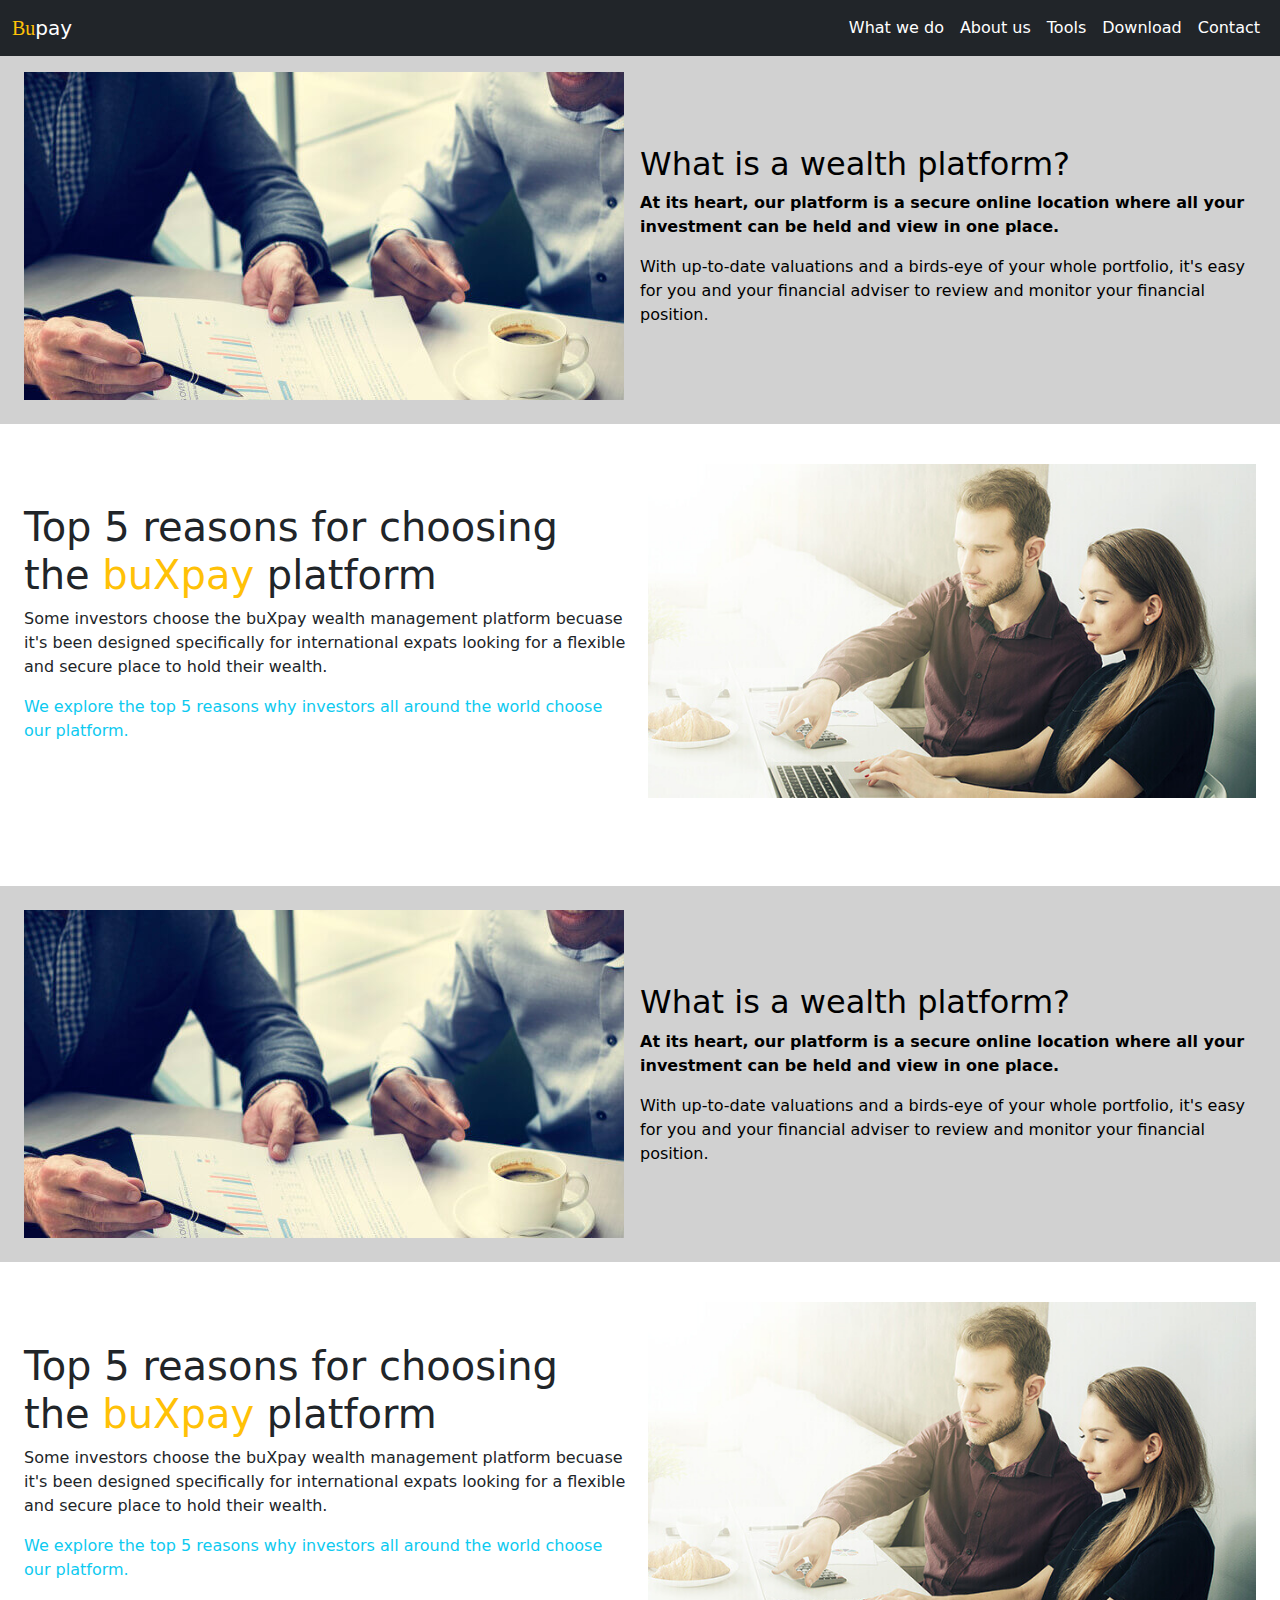
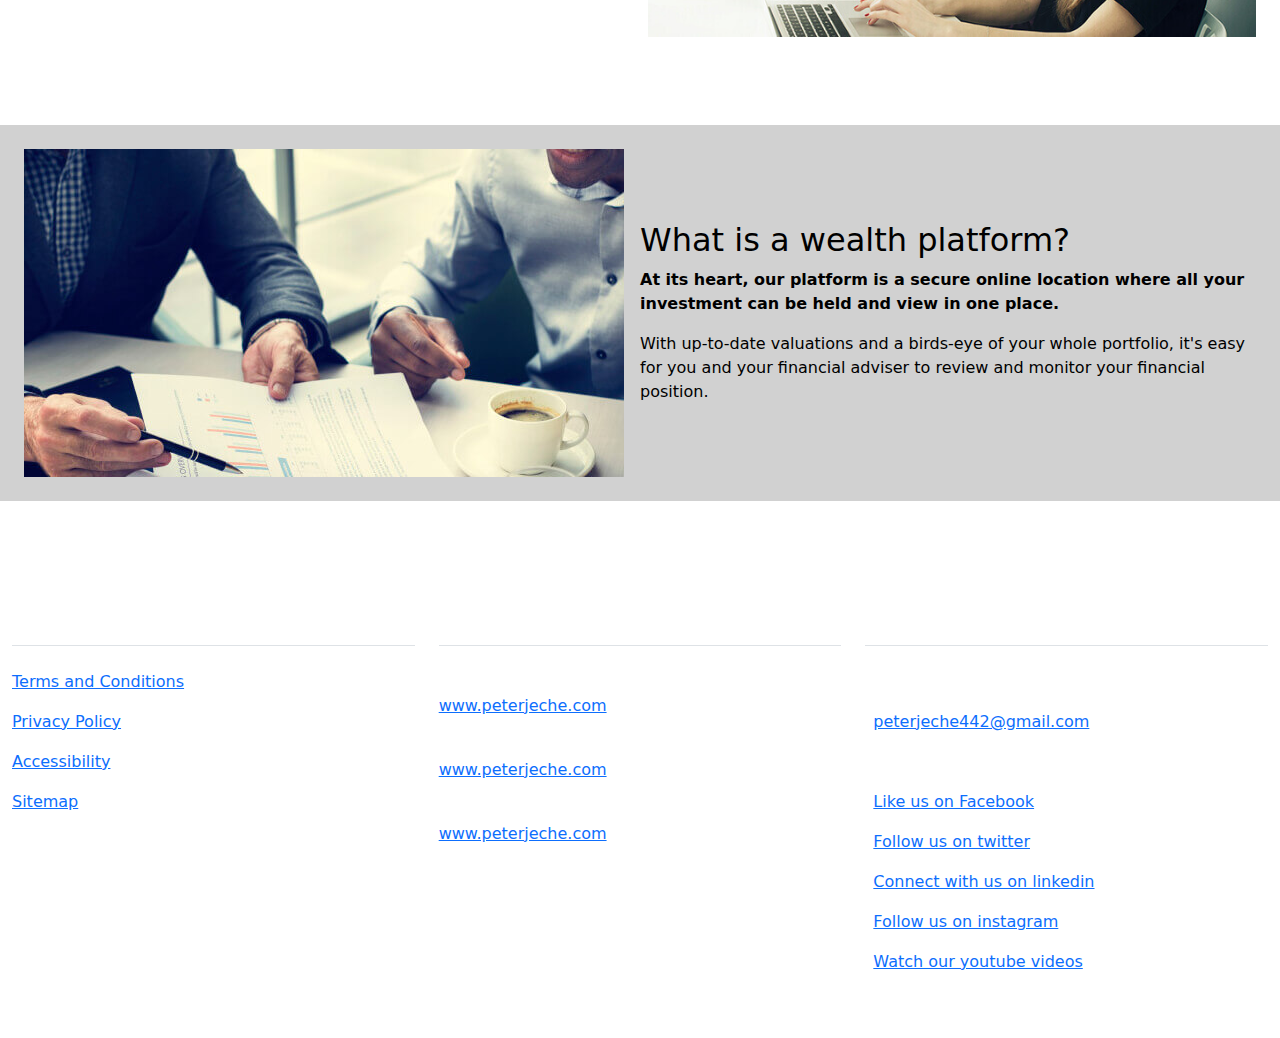
<file: newsfeed.1.html>
<!DOCTYPE html>
<html lang="en">
    <head>
        <meta charset="UTF-8">
        <meta name="viewport" content="width=device-width, initial-scale=1.0">
        <title>BuXpay platform</title>
        <!-- css link -->
        <link rel="stylesheet" href="./css/newsfeed.1.css">
        <!-- boostrap5 link -->
        <link href="https://cdn.jsdelivr.net/npm/bootstrap@5.3.1/dist/css/bootstrap.min.css" rel="stylesheet">
        <!-- cdn js fontawesome -->
        <link rel="stylesheet" href="https://cdnjs.cloudflare.com/ajax/libs/font-awesome/6.4.2/css/all.min.css" integrity="sha512-z3gLpd7yknf1YoNbCzqRKc4qyor8gaKU1qmn+CShxbuBusANI9QpRohGBreCFkKxLhei6S9CQXFEbbKuqLg0DA==" crossorigin="anonymous" referrerpolicy="no-referrer" />
        <!-- animate css link -->
        <link rel="stylesheet" href="https://cdnjs.cloudflare.com/ajax/libs/animate.css/4.1.1/animate.min.css" />
    </head>
    <body>
        <!-- navbar container -->
        <nav class="navbar navbar-expand-sm bg-dark navbar-dark fixed-top">
            <div class="container-fluid">
            <a class="navbar-brand" href="#"><i class="fa-solid fa-handshake-angle text-warning
                "> </i><span class="text-warning nav-logo">Bu</span><i class="fa-brands fa-x-twitter"></i>pay</a>
            <button class="navbar-toggler" type="button" data-bs-toggle="collapse" data-bs-target="#collapsibleNavbar">
                <span class="navbar-toggler-icon"></span>
            </button>
            <div class="collapse navbar-collapse" id="collapsibleNavbar">
                <ul class="navbar-nav ms-md-auto ">
                <li class="nav-item">
                    <a class="nav-link text-white" href="what_we_do.html">What we do</a>
                </li>
                <li class="nav-item">
                    <a class="nav-link text-white" href="about_us.html">About us</a>
                </li>
                <li class="nav-item">
                    <a class="nav-link text-white" href="#">Tools</a>
                </li>
                <li class="nav-item">
                    <a class="nav-link text-white" href="#">Download</a>
                </li>
                <li class="nav-item">
                    <a class="nav-link text-white" href="#">Contact</a>
                </li>
                </ul>
            </div>
            </div>
        </nav>
        <!--closed  -->
        <div class="container-fluid p-sm-5 py-sm-5 p-md-0 py-md-5 px-md-3 p-lg-4 mt-5 wealth-platform-container1">
            <div class="row d-flex flex-row justify-content-between align-items-center wealth-platform-container g-md-5 g-lg-0">
            <div class="col-sm-12 col-md-6 col-lg-6 ">
                <img src="./img/table-coffee-graphs.jpg" loading="lazy" class="img-fluid" alt="table-coffee">
            </div>
            <div class="col-sm-12 col-md-6 mt-5 col-lg-6 mt-md-3 wealth-platform-container-text">
                <h2>What is a wealth platform?</h2>
                <p class="first-p">At its heart, our platform is a secure online location where all your investment can be held and view in one place.</p>
                <p>With up-to-date valuations and a birds-eye of your whole portfolio, it's easy for you and your financial adviser to review and monitor your financial position.</p>
            </div>
            </div>
        </div>
        <!-- closed -->

        <div class="container-fluid p-sm-5 py-sm-5 p-md-0 py-md-5 px-md-3 p-lg-4">
            <div class="row d-flex flex-row justify-content-between align-items-center g-md-5 g-lg-3">
            <div class="col-sm-12 col-md-6 mt-5 mt-md-3 col-lg-6">
                <h1>Top 5 reasons for choosing the <span class="text-warning">buXpay</span> platform</h1>
                <a href="newsfeed.2.html" class="text-decoration-none text-dark ">
                <p class="text-inform second-p">Some investors choose the buXpay wealth management platform becuase it's been designed specifically for international expats looking for a flexible and secure place to hold their wealth.</p>
                <p class="text-info">We explore the top 5 reasons why investors all around the world choose our platform. </p>
                </a>
            </div>
            <div class="col-sm-12 col-md-6 col-lg-6 py-3">
                <img src="./img/couple-on-laptop.jpg" loading="lazy" alt="couple laptop" class="img-fluid">
            </div>
            </div>
        </div>
        <!-- closed -->

        <div class="container-fluid p-sm-5 py-sm-5 p-md-0 py-md-5 px-md-3 p-lg-4 mt-5 wealth-platform-container1">
            <div class="row d-flex flex-row justify-content-between align-items-center wealth-platform-container g-md-5 g-lg-0">
            <div class="col-sm-12 col-md-6 col-lg-6 ">
                <img src="./img/table-coffee-graphs.jpg" loading="lazy" class="img-fluid" alt="table-coffee">
            </div>
            <div class="col-sm-12 col-md-6 mt-5 col-lg-6 mt-md-3 wealth-platform-container-text">
                <h2>What is a wealth platform?</h2>
                <p class="first-p">At its heart, our platform is a secure online location where all your investment can be held and view in one place.</p>
                <p>With up-to-date valuations and a birds-eye of your whole portfolio, it's easy for you and your financial adviser to review and monitor your financial position.</p>
            </div>
            </div>
        </div>
        <!-- closed -->

        <div class="container-fluid p-sm-5 py-sm-5 p-md-0 py-md-5 px-md-3 p-lg-4">
            <div class="row d-flex flex-row justify-content-between align-items-center g-md-5 g-lg-3">
            <div class="col-sm-12 col-md-6 mt-5 mt-md-3 col-lg-6">
                <h1>Top 5 reasons for choosing the <span class="text-warning">buXpay</span> platform</h1>
                <a href="newsfeed.2.html" class="text-decoration-none text-dark ">
                <p class="text-inform second-p">Some investors choose the buXpay wealth management platform becuase it's been designed specifically for international expats looking for a flexible and secure place to hold their wealth.</p>
                <p class="text-info">We explore the top 5 reasons why investors all around the world choose our platform. </p>
                </a>
            </div>
            <div class="col-sm-12 col-md-6 col-lg-6 py-3">
                <img src="./img/couple-on-laptop.jpg" loading="lazy" alt="couple laptop" class="img-fluid">
            </div>
            </div>
        </div>
        <!-- closed -->

        <div class="container-fluid p-sm-5 py-sm-5 p-md-0 py-md-5 px-md-3 p-lg-4 mt-5 wealth-platform-container1">
            <div class="row d-flex flex-row justify-content-between align-items-center wealth-platform-container g-md-5 g-lg-0">
            <div class="col-sm-12 col-md-6 col-lg-6 ">
                <img src="./img/table-coffee-graphs.jpg" loading="lazy" class="img-fluid" alt="table-coffee">
            </div>
            <div class="col-sm-12 col-md-6 mt-5 col-lg-6 mt-md-3 wealth-platform-container-text">
                <h2>What is a wealth platform?</h2>
                <p class="first-p">At its heart, our platform is a secure online location where all your investment can be held and view in one place.</p>
                <p>With up-to-date valuations and a birds-eye of your whole portfolio, it's easy for you and your financial adviser to review and monitor your financial position.</p>
            </div>
            </div>
        </div>
        <!-- closed -->

            <!-- footer-container -->
        <div class="container-fluid mt-5 pb-5 footer-container ">
            <div class="row">
            <div class="col-sm-12 col-md-6 col-lg box-col">
                <h4 class="my-4 border-bottom py-4 text-white text-uppercase lead">site information</h4>
                <p><a href="#">Terms and Conditions</a></p>
                <p><a href="#">Privacy Policy</a></p>
                <p><a href="#">Accessibility</a></p>
                <p><a href="#">Sitemap</a></p>
            </div>
            <div class="col-sm col-md-6 col-lg box-col">
                <h4 class="my-4 border-bottom py-4 text-white text-uppercase lead">Group Sites</h4>
                <div class="my-3">
                <span class="text-white">peter john</span> <br>
                <a href="#">www.peterjeche.com</a>
                </div>
                <div class="my-3">
                <span class="text-white">peter john</span> <br>
                <a href="#">www.peterjeche.com</a>
                </div>
                <div class="my-3">
                <span class="text-white">peter john</span> <br>
                <a href="#">www.peterjeche.com</a>
                </div>
            </div>
            <div class="col-sm col-md-6 col-lg box-col">
                <h4 class="my-4 border-bottom py-4 text-white text-uppercase lead">Get in Touch</h4>
                <p class="text-white"><i class="fa-solid fa-phone me-2"></i> +44(0)8142 187 100</p>
                <p class="text-white"><i class="fa-solid fa-envelope me-2"></i> <a href="mailto:">peterjeche442@gmail.com</a></p>
                <p class="text-white"><i class="fa-solid fa-clock me-2"></i> Monday - Friday: 9am - 5pm (UK time)</p>
                <p class="text-white"><i class="fa-brands fa-facebook me-2"></i> <a href="#">Like us on Facebook</a></p>
                <p class="text-white"><i class="fa-brands fa-twitter me-2"></i> <a href="#">Follow us on twitter</a></p>
                <p class="text-white"><i class="fa-brands fa-linkedin me-2"></i> <a href="#">Connect with us on linkedin</a></p>
                <p class="text-white"><i class="fa-brands fa-instagram me-2"></i> <a href="#">Follow us on instagram</a></p>
                <p class="text-white"><i class="fa-brands fa-youtube me-2"></i> <a href="#">Watch our youtube videos</a></p>
            </div>
            </div>
        </div>
        <!-- closed -->

        <script src="https://cdn.jsdelivr.net/npm/bootstrap@5.3.1/dist/js/bootstrap.bundle.min.js"></script>
    </body>
</html>
</file>
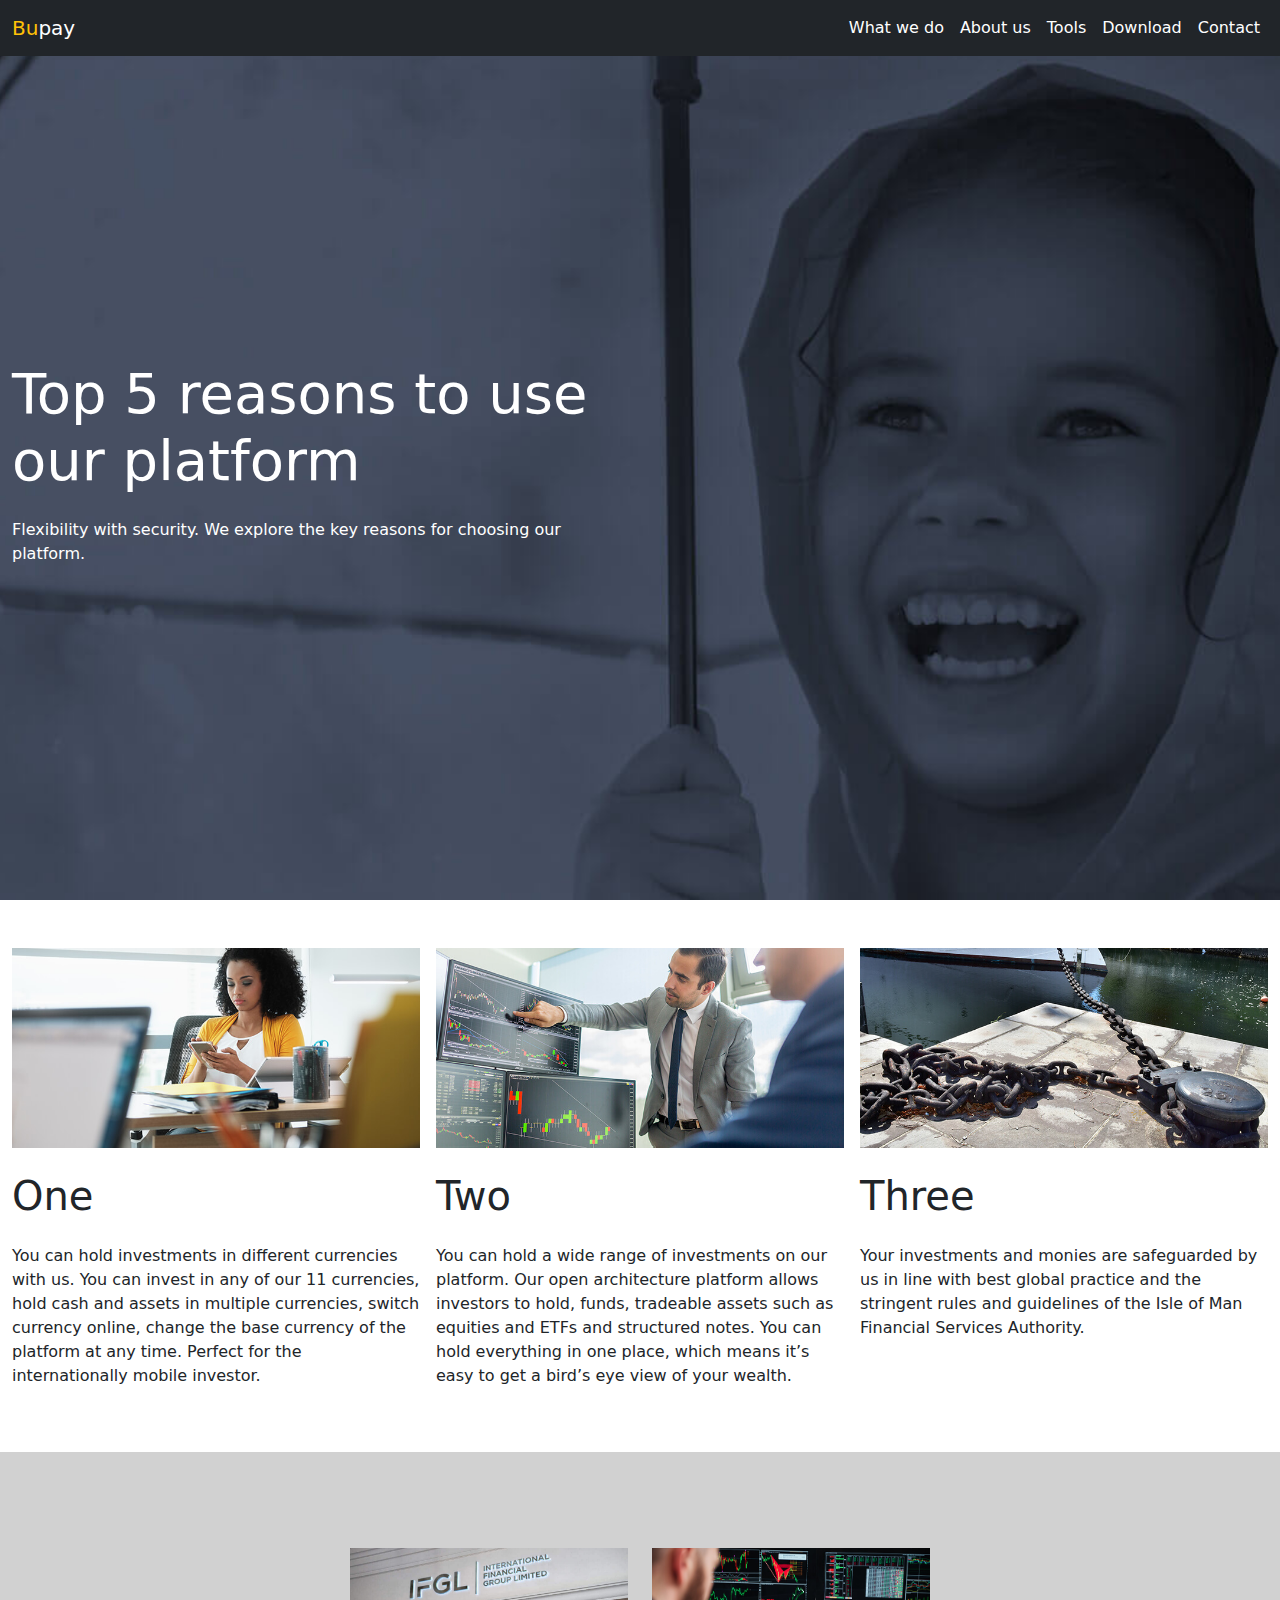
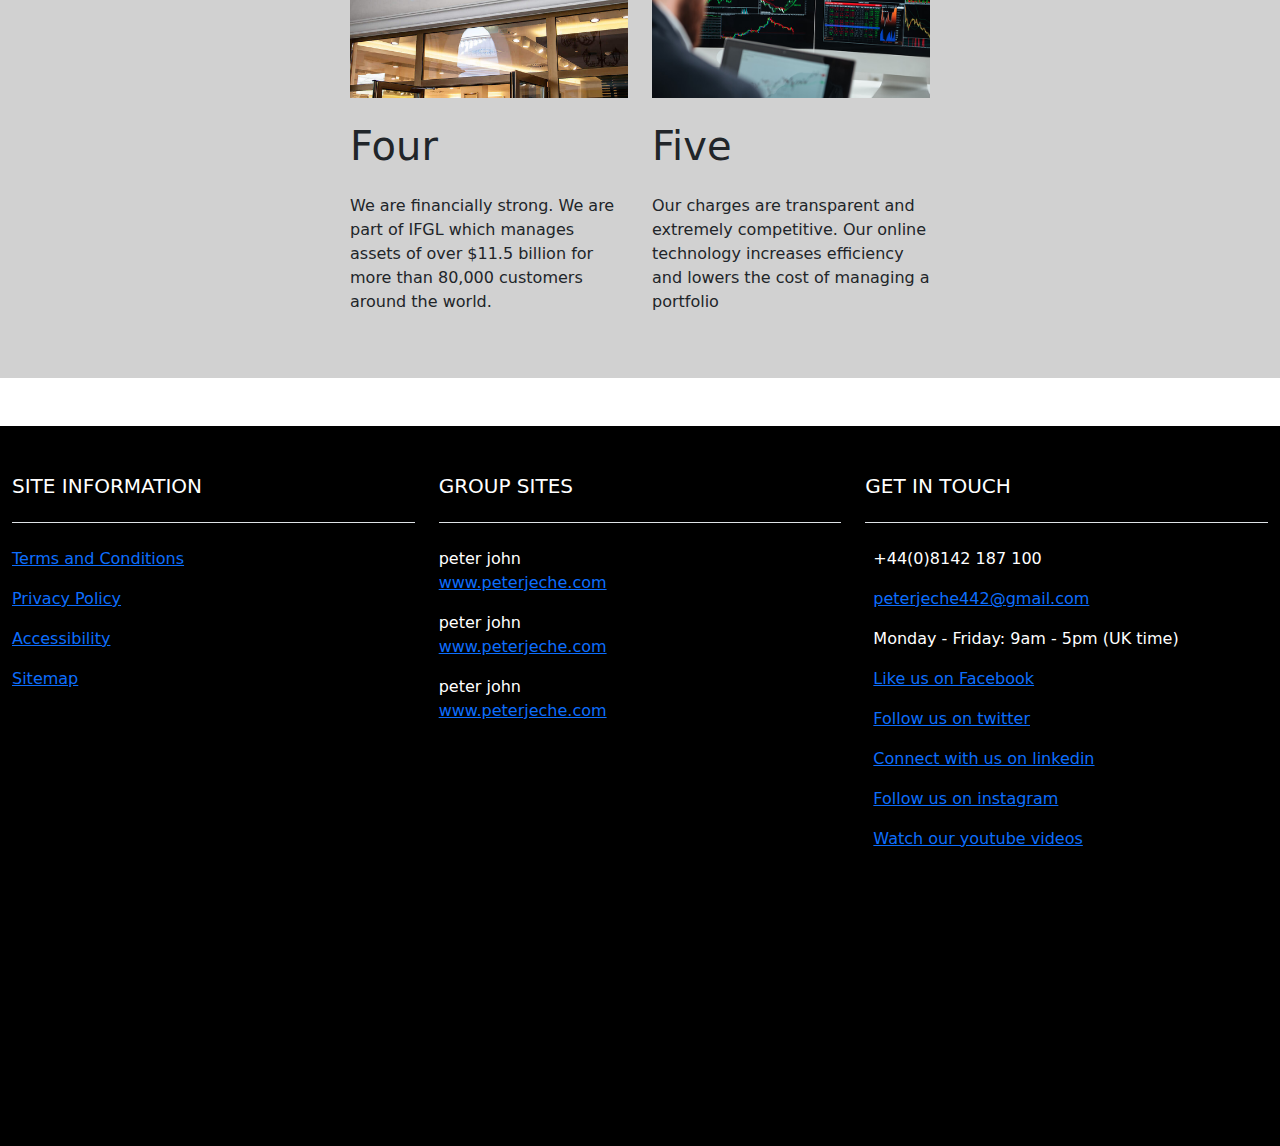
<file: newsfeed.2.html>
<!DOCTYPE html>
<html lang="en">
<head>
    <meta charset="UTF-8">
    <meta name="viewport" content="width=device-width, initial-scale=1.0">
    <title>BuXpay platform</title>
    <!-- css link -->
    <link rel="stylesheet" href="./css/newsfee.2.css">
    <!-- boostrap5 link -->
    <link href="https://cdn.jsdelivr.net/npm/bootstrap@5.3.1/dist/css/bootstrap.min.css" rel="stylesheet">
    <!-- cdn js fontawesome -->
    <link rel="stylesheet" href="https://cdnjs.cloudflare.com/ajax/libs/font-awesome/6.4.2/css/all.min.css" integrity="sha512-z3gLpd7yknf1YoNbCzqRKc4qyor8gaKU1qmn+CShxbuBusANI9QpRohGBreCFkKxLhei6S9CQXFEbbKuqLg0DA==" crossorigin="anonymous" referrerpolicy="no-referrer" />
    <!-- animate css link -->
    <link rel="stylesheet" href="https://cdnjs.cloudflare.com/ajax/libs/animate.css/4.1.1/animate.min.css" />
</head>
<body>
    <!-- navbar -->
    <nav class="navbar navbar-expand-sm bg-dark navbar-dark fixed-top">
        <div class="container-fluid">
          <a class="navbar-brand" href="#"><i class="fa-solid fa-handshake-angle text-warning
            "> </i><span class="text-warning nav-logo">Bu</span><i class="fa-brands fa-x-twitter"></i>pay</a>
          <button class="navbar-toggler" type="button" data-bs-toggle="collapse" data-bs-target="#collapsibleNavbar">
            <span class="navbar-toggler-icon"></span>
          </button>
          <div class="collapse navbar-collapse" id="collapsibleNavbar">
            <ul class="navbar-nav ms-md-auto ">
              <li class="nav-item dropdown">
                <a class="nav-link text-white" href="what_we_do.html">What we do</a>
              </li>
              <li class="nav-item">
                <a class="nav-link text-white" href="about_us.html">About us</a>
              </li>
              <li class="nav-item">
                <a class="nav-link text-white" href="#">Tools</a>
              </li>
              <li class="nav-item">
                <a class="nav-link text-white" href="#">Download</a>
              </li>
              <li class="nav-item">
                <a class="nav-link text-white" href="#">Contact</a>
              </li>
            </ul>
          </div>
        </div>
      </nav>
      <!--closed  -->
      <!-- showcase-container -->
      <div class="container-fluid showcase-container">
        <div class="row">
            <div class="col-sm-12 col-md-10 col-lg-6 showcase-container-box text-white">
                <h4 class="mb-4 display-4">Top 5 reasons to use our platform</h4>
                <p>Flexibility with security. We explore the key reasons for choosing our platform. </p>
            </div>
        </div>
      </div>
      <!-- closed -->
      <!-- box-container -->
      <div class="container-fluid box-container pt-5">
        <div class="row g-3 g-md-4 g-lg-3">
            <div class="col-sm-12 col-md-6 col-lg-4">
                <img src="./img/woman-on-phone.jpg" class="img-fluid" alt="manx-government" loading="lazy">
                <h3 class="my-4 display-6">One</h3>
                <p>You can hold investments in different currencies with us. You can invest in any of our 11 currencies, hold cash and assets in multiple currencies, switch currency online, change the base currency of the platform at any time. Perfect for the internationally mobile investor.</p>
            </div>
            <div class="col-sm col-md-6 col-lg-4">
                <img src="./img/investments-office.jpg" class="img-fluid" alt="independent-recognition" loading="lazy">
                <h3 class="my-4 display-6">Two</h3>
                <p>You can hold a wide range of investments on our platform. Our open architecture platform allows investors to hold, funds, tradeable assets such as equities and ETFs and structured notes. You can hold everything in one place, which means it’s easy to get a bird’s eye view of your wealth.</p>
            </div>
            <div class="col-sm col-md-6 col-lg-4">
                <img src="./img/security-boat.jpg" class="img-fluid" alt="investment" loading="lazy">
                <h3 class="my-4 display-6">Three</h3>
                <p>Your investments and monies are safeguarded by us in line with best global practice and the stringent rules and guidelines of the Isle of Man Financial Services Authority.</p>
            </div>
        </div>
      </div>
      <!-- closed -->

      <!-- box2-container -->
      <div class="container-fluid box2-container mt-5 p-5">
        <div class="row d-flex justify-content-center align-items-center pt-5">
            <div class="col-sm-12 col-md-6 col-lg-3">
                <img src="./img/box-1.jpg" class="img-fluid" alt="manx-government" loading="lazy">
                <h3 class="my-4 display-6">Four</h3>
                <p>We are financially strong. We are part of IFGL which manages assets of over $11.5 billion for more than 80,000 customers around the world.</p>
            </div>
            <div class="col-sm-12 col-md-6 col-lg-3">
                <img src="./img/box-2.jpg" class="img-fluid" alt="manx-government" loading="lazy">
                <h3 class="my-4 display-6">Five</h3>
                <p>Our charges are transparent and extremely competitive. Our online technology increases efficiency and lowers the cost of managing a portfolio</p>
            </div>
        </div>
      </div>
      <!-- closed -->

      <!-- footer-container -->
  <div class="container-fluid mt-5 pb-5 footer-container ">
    <div class="row">
      <div class="col-sm-12 col-md-6 col-lg box-col">
        <h4 class="my-4 border-bottom py-4 text-white text-uppercase lead">site information</h4>
        <p><a href="#">Terms and Conditions</a></p>
        <p><a href="#">Privacy Policy</a></p>
        <p><a href="#">Accessibility</a></p>
        <p><a href="#">Sitemap</a></p>
      </div>
      <div class="col-sm col-md-6 col-lg box-col">
        <h4 class="my-4 border-bottom py-4 text-white text-uppercase lead">Group Sites</h4>
        <div class="my-3">
          <span class="text-white">peter john</span> <br>
          <a href="#">www.peterjeche.com</a>
        </div>
        <div class="my-3">
          <span class="text-white">peter john</span> <br>
          <a href="#">www.peterjeche.com</a>
        </div>
        <div class="my-3">
          <span class="text-white">peter john</span> <br>
          <a href="#">www.peterjeche.com</a>
        </div>
      </div>
      <div class="col-sm col-md-6 col-lg box-col">
        <h4 class="my-4 border-bottom py-4 text-white text-uppercase lead">Get in Touch</h4>
        <p class="text-white"><i class="fa-solid fa-phone me-2"></i> +44(0)8142 187 100</p>
        <p class="text-white"><i class="fa-solid fa-envelope me-2"></i> <a href="mailto:">peterjeche442@gmail.com</a></p>
        <p class="text-white"><i class="fa-solid fa-clock me-2"></i> Monday - Friday: 9am - 5pm (UK time)</p>
        <p class="text-white"><i class="fa-brands fa-facebook me-2"></i> <a href="#">Like us on Facebook</a></p>
        <p class="text-white"><i class="fa-brands fa-twitter me-2"></i> <a href="#">Follow us on twitter</a></p>
        <p class="text-white"><i class="fa-brands fa-linkedin me-2"></i> <a href="#">Connect with us on linkedin</a></p>
        <p class="text-white"><i class="fa-brands fa-instagram me-2"></i> <a href="#">Follow us on instagram</a></p>
        <p class="text-white"><i class="fa-brands fa-youtube me-2"></i> <a href="#">Watch our youtube videos</a></p>
      </div>
    </div>
  </div>
  <!-- closed -->

      <script src="https://cdn.jsdelivr.net/npm/bootstrap@5.3.1/dist/js/bootstrap.bundle.min.js"></script>
</body>
</file>
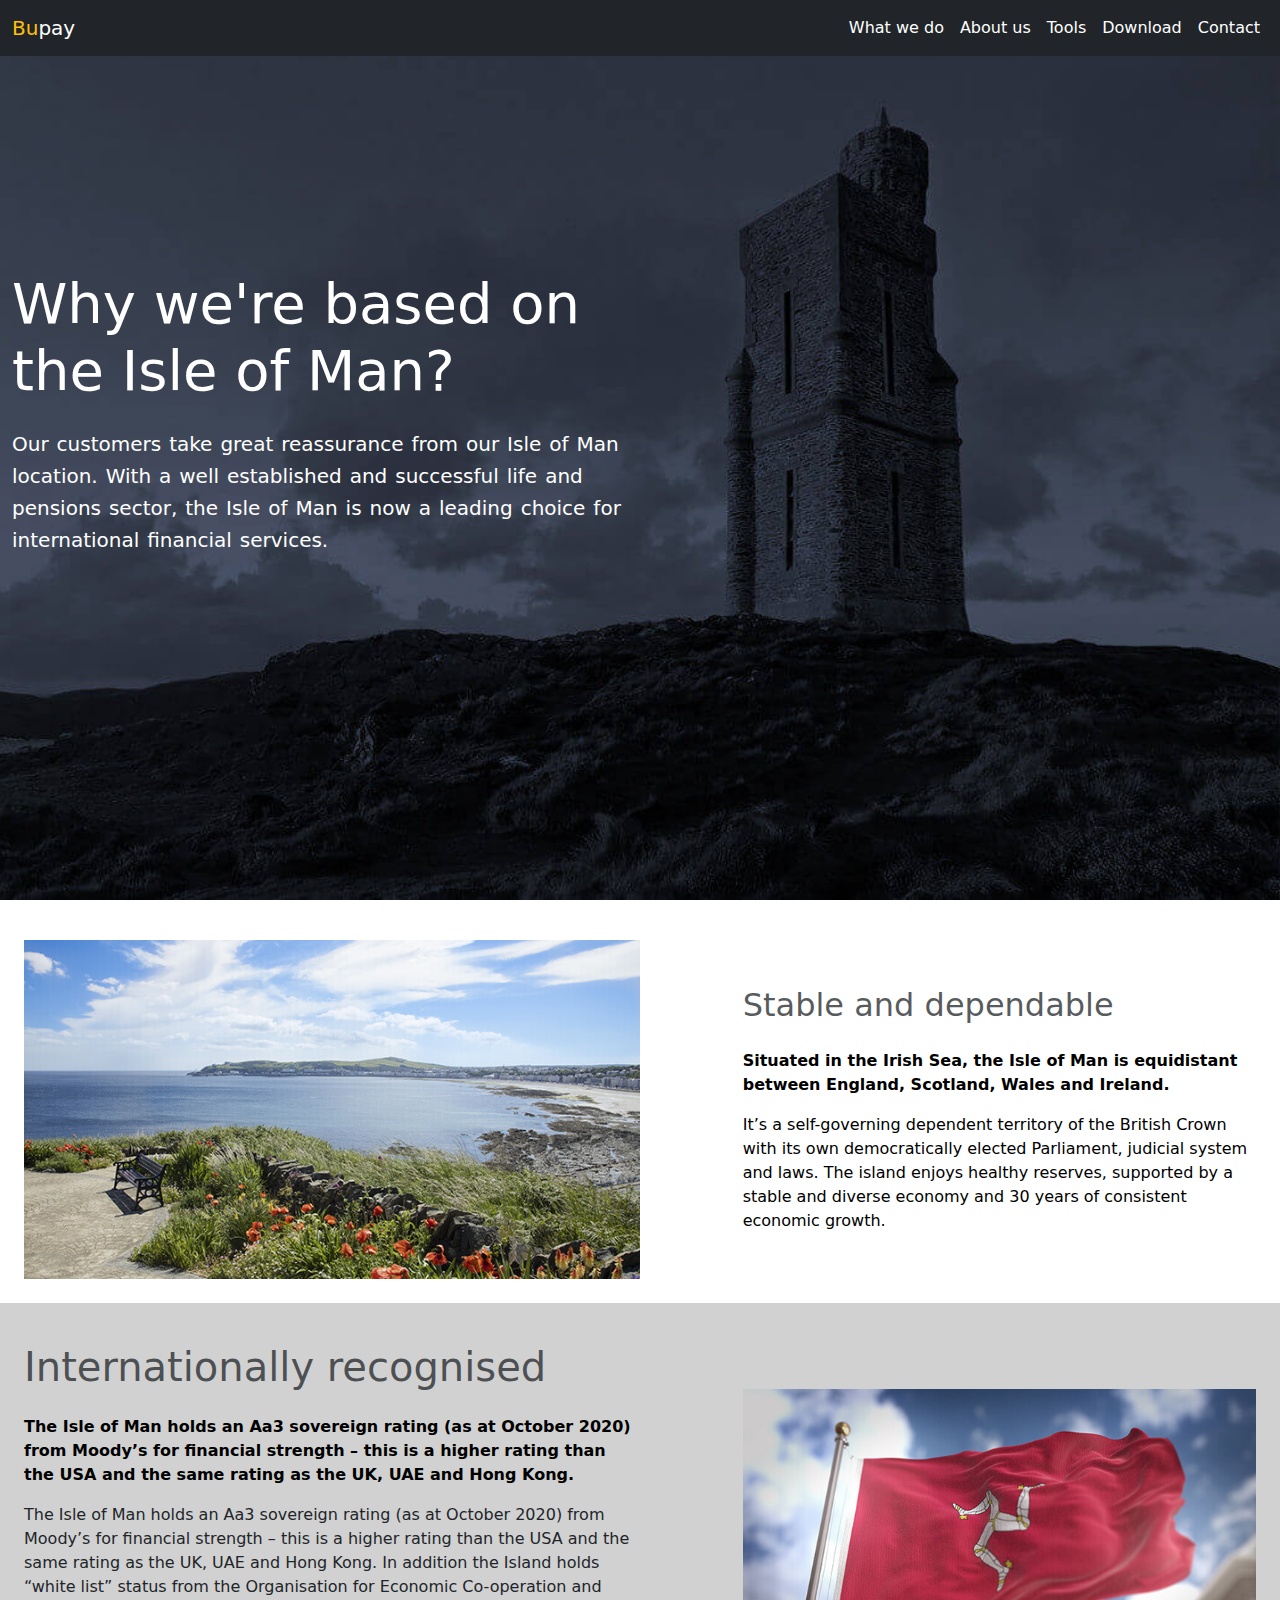
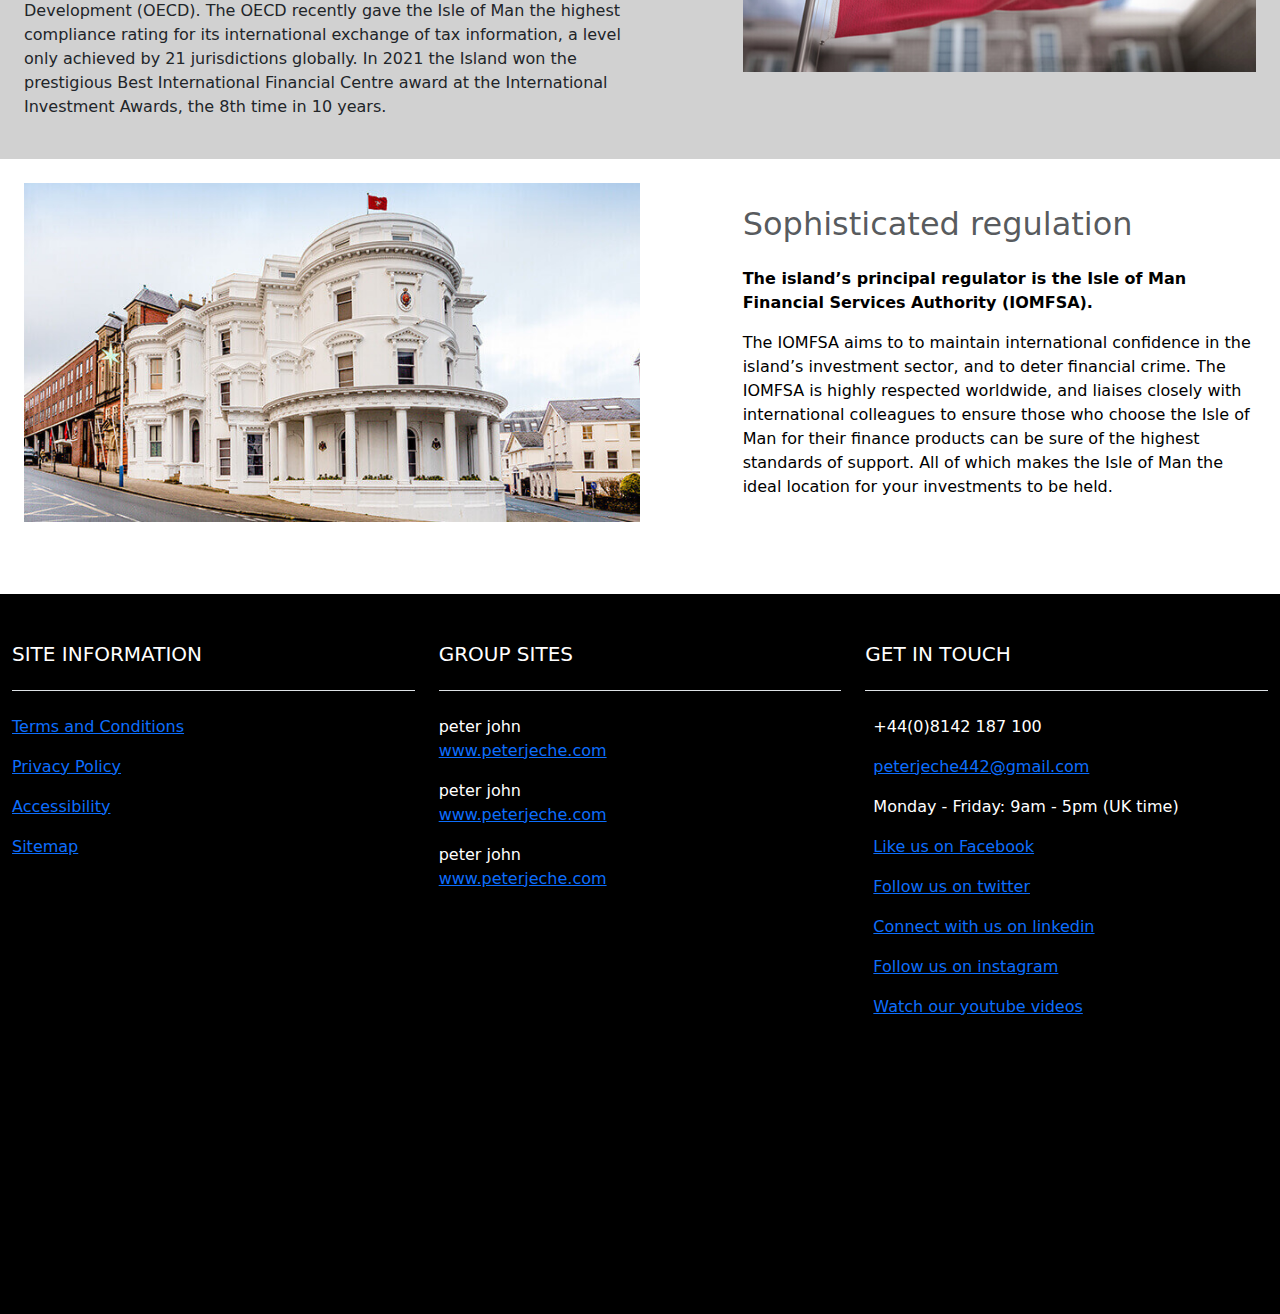
<file: newsfeed.3.html>
<!DOCTYPE html>
<html lang="en">
<head>
    <meta charset="UTF-8">
    <meta name="viewport" content="width=device-width, initial-scale=1.0">
    <title>BuXpay platform</title>
    <!-- css link -->
    <link rel="stylesheet" href="./css/newsfeed.3.css">
    <!-- boostrap5 link -->
    <link href="https://cdn.jsdelivr.net/npm/bootstrap@5.3.1/dist/css/bootstrap.min.css" rel="stylesheet">
    <!-- cdn js fontawesome -->
    <link rel="stylesheet" href="https://cdnjs.cloudflare.com/ajax/libs/font-awesome/6.4.2/css/all.min.css" integrity="sha512-z3gLpd7yknf1YoNbCzqRKc4qyor8gaKU1qmn+CShxbuBusANI9QpRohGBreCFkKxLhei6S9CQXFEbbKuqLg0DA==" crossorigin="anonymous" referrerpolicy="no-referrer" />
    <!-- animate css link -->
    <link rel="stylesheet" href="https://cdnjs.cloudflare.com/ajax/libs/animate.css/4.1.1/animate.min.css" />
</head>
<body>
     <!-- narbar -->
    <nav class="navbar navbar-expand-sm bg-dark navbar-dark fixed-top">
        <div class="container-fluid">
          <a class="navbar-brand" href="#"><i class="fa-solid fa-handshake-angle text-warning
            "> </i><span class="text-warning nav-logo">Bu</span><i class="fa-brands fa-x-twitter"></i>pay</a>
          <button class="navbar-toggler" type="button" data-bs-toggle="collapse" data-bs-target="#collapsibleNavbar">
            <span class="navbar-toggler-icon"></span>
          </button>
          <div class="collapse navbar-collapse" id="collapsibleNavbar">
            <ul class="navbar-nav ms-md-auto ">
              <li class="nav-item">
                <a class="nav-link text-white" href="what_we_do.html">What we do</a>
              </li>
              <li class="nav-item">
                <a class="nav-link text-white" href="about_us.html">About us</a>
              </li>
              <li class="nav-item">
                <a class="nav-link text-white" href="#">Tools</a>
              </li>
              <li class="nav-item">
                <a class="nav-link text-white" href="#">Download</a>
              </li>
              <li class="nav-item">
                <a class="nav-link text-white" href="#">Contact</a>
              </li>
            </ul>
          </div>
        </div>
      </nav>
      <!--closed  -->
      <!-- <div class="container-fluid">
        <div class="row">
            <div class="col-sm">
                <h4>Why we're based on the Isle of Man?</h4>
                <p>Our customers take great reassurance from our Isle of Man location. With a well established and successful life and pensions sector, the Isle of Man is now a leading choice for international financial services.</p>
            </div>
        </div>
      </div> -->
      <!-- showcase-container -->
      <div class="container-fluid showcase-container">
        <div class="row">
            <div class="col-sm-4 col-md-10 col-lg-6 showcase-container-box text-white">
                <h4 class="mb-4 display-4">Why we're based on the Isle of Man?</h4>
                <p>Our customers take great reassurance from our Isle of Man location. With a well established and successful life and pensions sector, the Isle of Man is now a leading choice for international financial services.</p>
            </div>
        </div>
      </div>
      <!-- closed -->
      <!--wealth-platform-container1  -->
      <div class="container-fluid p-sm-5 py-sm-5 p-md-0 py-md-5 px-md-3 p-lg-4 mt-3 wealth-platform-container1">
        <div class="row d-flex flex-row justify-content-between align-items-center wealth-platform-container g-md-5 g-lg-0">
          <div class="col-sm-12 col-md-6 col-lg-6 ">
            <img src="./img/douglas.jpg" loading="lazy" class="img-fluid" alt="douglas">
          </div>
          <div class="col-sm-12 col-md-6 mt-5 col-lg-5 mt-md-3 wealth-platform-container-text">
            <h2 class="text-muted mb-4">Stable and dependable</h2>
            <p class="first-p ">Situated in the Irish Sea, the Isle of Man is equidistant between England, Scotland, Wales and Ireland.</p>
            <p>It’s a self-governing dependent territory of the British Crown with its own democratically elected Parliament, judicial system  and laws. The island enjoys healthy reserves, supported by a stable and diverse economy and 30 years of consistent economic growth.</p>
          </div>
        </div>
      </div>
      <!-- closed -->
      <!--  -->
      <div class="container-fluid p-sm-5 py-sm-5 p-md-0 py-md-5 px-md-3 p-lg-4 wealth-platform-container2">
        <div class="row d-flex flex-row justify-content-between align-items-center g-md-5 g-lg-0">
          <div class="col-sm-12 col-md-6 mt-5 mt-md-3 col-lg-6">
            <h1 class="text-muted mb-4">Internationally recognised</h1>
            <p class="second-p">The Isle of Man holds an Aa3 sovereign rating (as at October 2020) from Moody’s for financial strength – this is a higher rating than the USA and the same rating as the UK, UAE and Hong Kong.</p>
            <p>The Isle of Man holds an Aa3 sovereign rating (as at October 2020) from Moody’s for financial strength – this is a higher rating than the USA and the same rating as the UK, UAE and Hong Kong.

                In addition the Island holds “white list” status from the Organisation for Economic Co-operation and Development (OECD). The OECD recently gave the Isle of Man the highest compliance rating for its international exchange of tax information, a level only achieved by 21 jurisdictions globally.
                
                In 2021 the Island won the prestigious Best International Financial Centre award at the International Investment Awards, the 8th time in 10 years. </p>
          </div>
          <div class="col-sm-12 col-md-6 col-lg-5 py-3">
            <img src="./img/iom-flag.jpg" loading="lazy" alt="couple laptop" class="img-fluid">
          </div>
        </div>
      </div>
      <!-- closed -->
      <!-- wealth-platform-container1 -->
      <div class="container-fluid p-sm-5 py-sm-5 p-md-0 py-md-5 px-md-3 p-lg-4 wealth-platform-container1">
        <div class="row d-flex flex-row justify-content-between align-items-center wealth-platform-container g-md-5 g-lg-0">
          <div class="col-sm-12 col-md-6 col-lg-6 ">
            <img src="./img/manx-government.jpg" loading="lazy" class="img-fluid" alt="table-coffee">
          </div>
          <div class="col-sm-12 col-md-6 mt-5 col-lg-5 mt-md-3 wealth-platform-container-text">
            <h2 class="mb-md-3 text-muted mb-lg-4">Sophisticated regulation</h2>
            <p class="first-p">The island’s principal regulator is the Isle of Man Financial Services Authority (IOMFSA).</p>
            <p>The IOMFSA aims to to maintain international confidence in the island’s investment sector, and to deter financial crime.

             The IOMFSA is highly respected worldwide, and liaises closely with international colleagues to ensure those who choose the Isle of Man for their finance products can be sure of the highest standards of support.
                
              All of which makes the Isle of Man the ideal location for your investments to be held.
            </p>
          </div>
        </div>
      </div>
      <!-- closed -->

       <!-- footer-container -->
    <div class="container-fluid mt-5 pb-5 footer-container ">
        <div class="row">
        <div class="col-sm-12 col-md-6 col-lg box-col">
            <h4 class="my-4 border-bottom py-4 text-white text-uppercase lead">site information</h4>
            <p><a href="#">Terms and Conditions</a></p>
            <p><a href="#">Privacy Policy</a></p>
            <p><a href="#">Accessibility</a></p>
            <p><a href="#">Sitemap</a></p>
        </div>
        <div class="col-sm col-md-6 col-lg box-col">
            <h4 class="my-4 border-bottom py-4 text-white text-uppercase lead">Group Sites</h4>
            <div class="my-3">
            <span class="text-white">peter john</span> <br>
            <a href="#">www.peterjeche.com</a>
            </div>
            <div class="my-3">
            <span class="text-white">peter john</span> <br>
            <a href="#">www.peterjeche.com</a>
            </div>
            <div class="my-3">
            <span class="text-white">peter john</span> <br>
            <a href="#">www.peterjeche.com</a>
            </div>
        </div>
        <div class="col-sm col-md-6 col-lg box-col">
            <h4 class="my-4 border-bottom py-4 text-white text-uppercase lead">Get in Touch</h4>
            <p class="text-white"><i class="fa-solid fa-phone me-2"></i> +44(0)8142 187 100</p>
            <p class="text-white"><i class="fa-solid fa-envelope me-2"></i> <a href="mailto:">peterjeche442@gmail.com</a></p>
            <p class="text-white"><i class="fa-solid fa-clock me-2"></i> Monday - Friday: 9am - 5pm (UK time)</p>
            <p class="text-white"><i class="fa-brands fa-facebook me-2"></i> <a href="#">Like us on Facebook</a></p>
            <p class="text-white"><i class="fa-brands fa-twitter me-2"></i> <a href="#">Follow us on twitter</a></p>
            <p class="text-white"><i class="fa-brands fa-linkedin me-2"></i> <a href="#">Connect with us on linkedin</a></p>
            <p class="text-white"><i class="fa-brands fa-instagram me-2"></i> <a href="#">Follow us on instagram</a></p>
            <p class="text-white"><i class="fa-brands fa-youtube me-2"></i> <a href="#">Watch our youtube videos</a></p>
        </div>
        </div>
    </div>
    <!-- closed -->
      
    <script src="https://cdn.jsdelivr.net/npm/bootstrap@5.3.1/dist/js/bootstrap.bundle.min.js"></script>
</body>
</file>
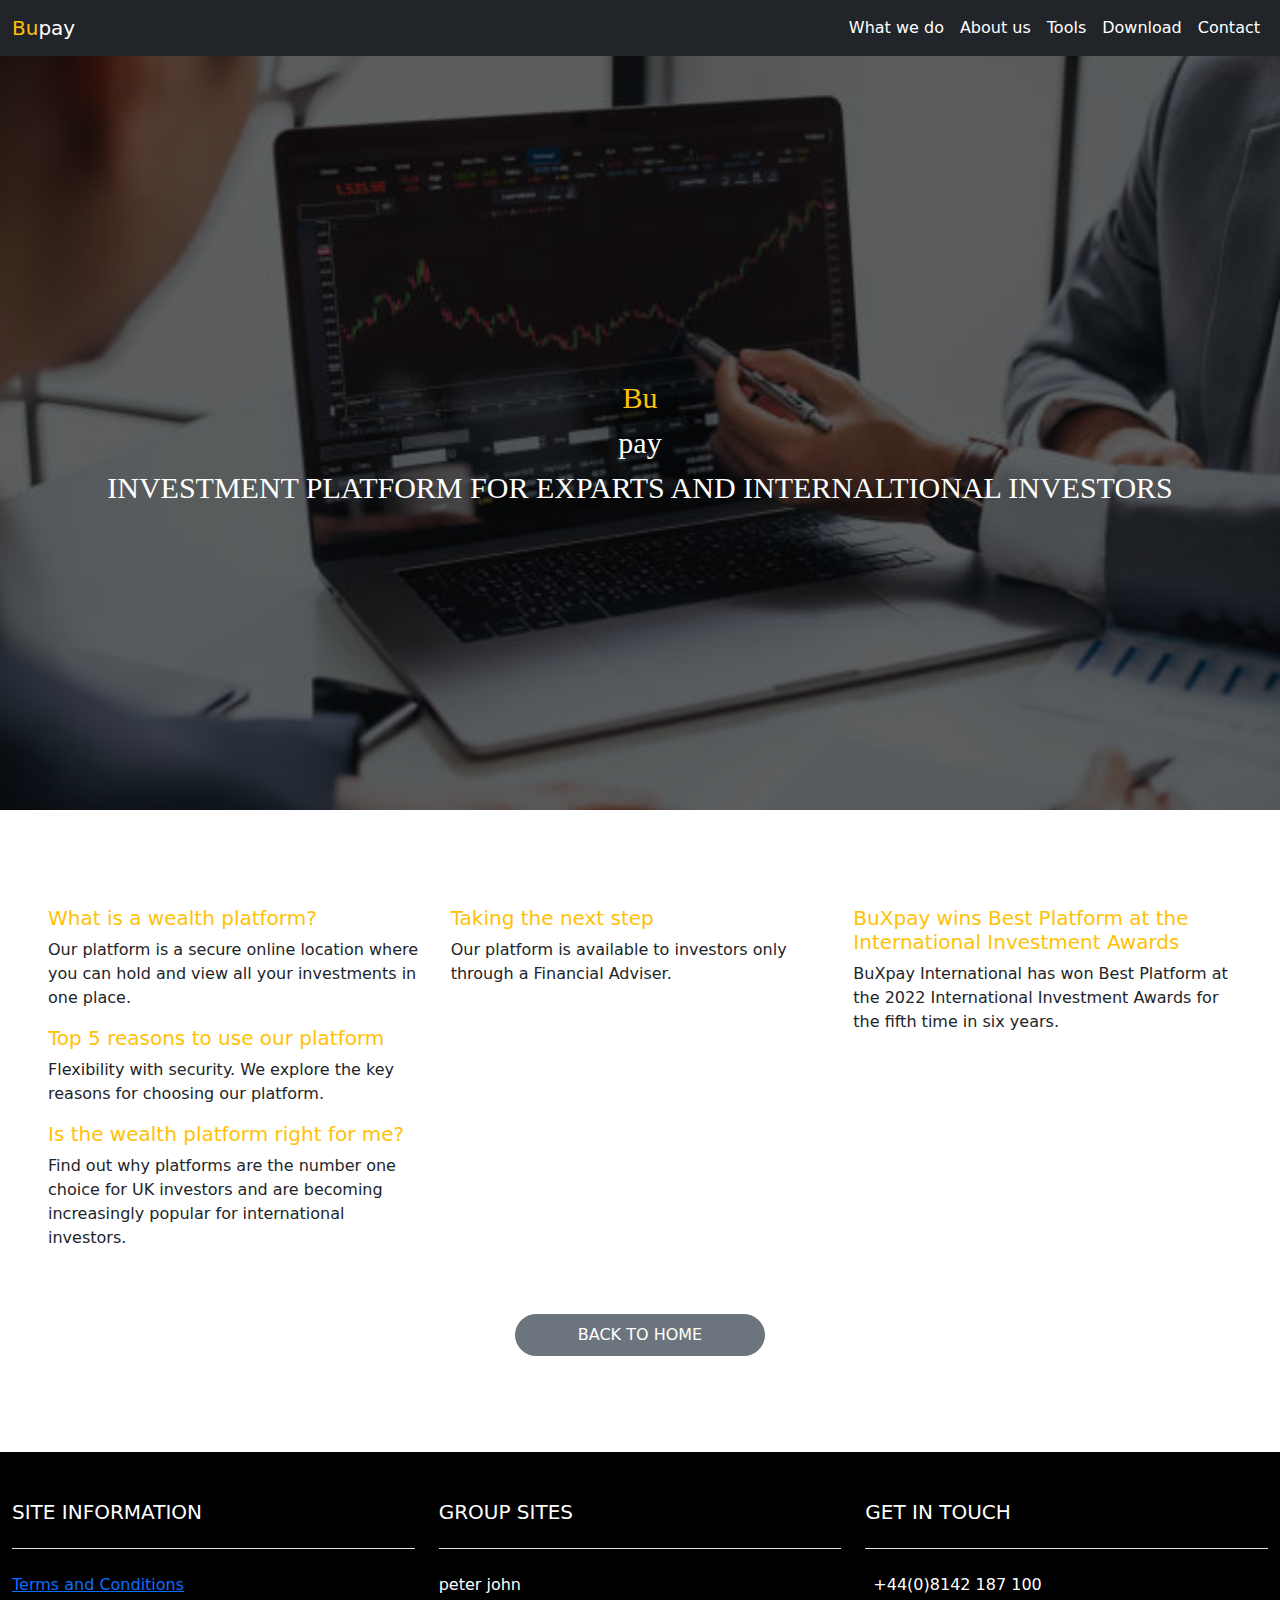
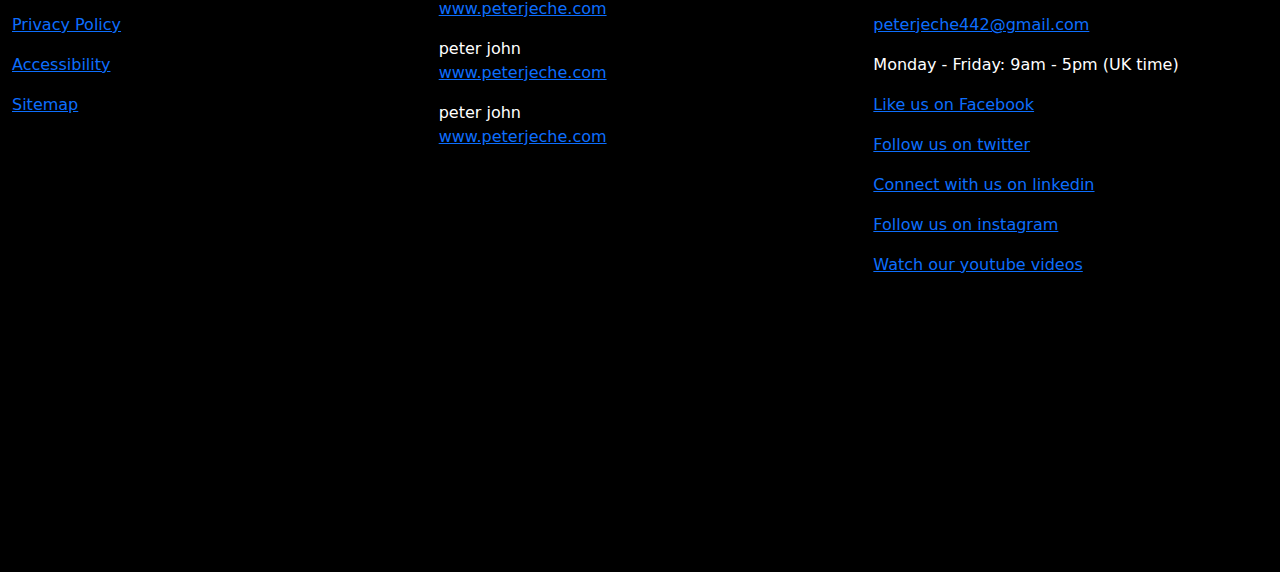
<file: what_we_do.html>
<!DOCTYPE html>
<html lang="en">
<head>
    <meta charset="UTF-8">
    <meta name="viewport" content="width=device-width, initial-scale=1.0">
    <title>BuXpay platform</title>
    <!-- css link -->
    <link rel="stylesheet" href="./css/what_we_do.css">
    <!-- boostrap5 link -->
    <link href="https://cdn.jsdelivr.net/npm/bootstrap@5.3.1/dist/css/bootstrap.min.css" rel="stylesheet">
    <!-- cdn js fontawesome -->
    <link rel="stylesheet" href="https://cdnjs.cloudflare.com/ajax/libs/font-awesome/6.4.2/css/all.min.css" integrity="sha512-z3gLpd7yknf1YoNbCzqRKc4qyor8gaKU1qmn+CShxbuBusANI9QpRohGBreCFkKxLhei6S9CQXFEbbKuqLg0DA==" crossorigin="anonymous" referrerpolicy="no-referrer" />
    <!-- animate css link -->
    <link rel="stylesheet" href="https://cdnjs.cloudflare.com/ajax/libs/animate.css/4.1.1/animate.min.css" />
</head>
<body>
    <nav class="navbar navbar-expand-sm bg-dark navbar-dark fixed-top">
        <div class="container-fluid">
          <a class="navbar-brand" href="#"><i class="fa-solid fa-handshake-angle text-warning
            "> </i><span class="text-warning nav-logo">Bu</span><i class="fa-brands fa-x-twitter"></i>pay</a>
          <button class="navbar-toggler" type="button" data-bs-toggle="collapse" data-bs-target="#collapsibleNavbar">
            <span class="navbar-toggler-icon"></span>
          </button>
          <div class="collapse navbar-collapse" id="collapsibleNavbar">
            <ul class="navbar-nav ms-md-auto ">
              <li class="nav-item dropdown">
                <a class="nav-link text-white active" href="what_we_do.html">What we do</a>
              </li>
              <li class="nav-item">
                <a class="nav-link text-white" href="about_us.html">About us</a>
              </li>
              <li class="nav-item">
                <a class="nav-link text-white" href="#">Tools</a>
              </li>
              <li class="nav-item">
                <a class="nav-link text-white" href="#">Download</a>
              </li>
              <li class="nav-item">
                <a class="nav-link text-white" href="#">Contact</a>
              </li>
            </ul>
          </div>
        </div>
      </nav>
      <!--closed  -->
      <!-- showcase-container -->
      <div class="container-fluid showcase-container">
        <div class="row">
            <div class="col-sm showcase-container-1 text-white text-center">
                <i class="fa-solid fa-handshake-angle text-warning fa-3x "> </i><span class="text-warning">Bu</span><i class="fa-brands fa-x-twitter fa-3x text-white"></i>pay</a>
                <p class="text-white text-uppercase">investment platform for exparts and internaltional investors</p>
            </div>
        </div>
      </div>
      <!-- closed -->
      <!-- what we do container -->
      <div class="container-fluid mt-5 p-3 p-md-3 p-lg-5 what-we-do-container">
        <div class="row">
            <div class="col-sm col-md-6 col-lg">
                <div class="row d-flex flex-column">
                    <div class="col-sm">
                        <h5 class="text-warning">What is a wealth platform?</h5>	
                        <p>Our platform is a secure online location where you can hold and view all your investments in one place.</p>
                    </div>
                    <div class="col-sm">
                        <h5 class="text-warning">Top 5 reasons to use our platform</h5>	
                        <p>Flexibility with security. We explore the key reasons for choosing our platform.</p>
                    </div>
                    <div class="col-sm">
                        <h5 class="text-warning">Is the wealth platform right for me?</h5>
                        <p>Find out why platforms are the number one choice for UK investors and are becoming increasingly popular for international investors.</p>
                    </div>
                </div>
            </div>
            <div class="col-sm col-md-6 col-lg">
               <h5 class="text-warning">Taking the next step</h5>
               <p>Our platform is available to investors only through a Financial Adviser.</p>
            </div>
            <div class="col-sm col-md-6 col-lg">
                <h5 class="text-warning">BuXpay wins Best Platform at the International Investment Awards</h5>
                <p>BuXpay International has won Best Platform at the 2022 International Investment Awards for the fifth time in six years.</p>
            </div>
        </div>
        <a href="index.html" class="btn btn-secondary text-uppercase mt-5 rounded-pill text-center what-we-do-btn d-block mx-auto py-2 px-3"><i class="fa-solid fa-chevron-left"></i><i class="fa-solid fa-chevron-left"></i> Back to home</a>
      </div>
      <!-- closed -->

      <!-- footer-container -->
      <div class="container-fluid mt-5 pb-5 footer-container ">
        <div class="row">
          <div class="col-sm-12 col-md-6 col-lg box-col">
            <h4 class="my-4 border-bottom py-4 text-white text-uppercase lead">site information</h4>
            <p><a href="#">Terms and Conditions</a></p>
            <p><a href="#">Privacy Policy</a></p>
            <p><a href="#">Accessibility</a></p>
            <p><a href="#">Sitemap</a></p>
          </div>
          <div class="col-sm col-md-6 col-lg box-col">
            <h4 class="my-4 border-bottom py-4 text-white text-uppercase lead">Group Sites</h4>
            <div class="my-3">
              <span class="text-white">peter john</span> <br>
              <a href="#">www.peterjeche.com</a>
            </div>
            <div class="my-3">
              <span class="text-white">peter john</span> <br>
              <a href="#">www.peterjeche.com</a>
            </div>
            <div class="my-3">
              <span class="text-white">peter john</span> <br>
              <a href="#">www.peterjeche.com</a>
            </div>
          </div>
          <div class="col-sm col-md-6 col-lg box-col">
            <h4 class="my-4 border-bottom py-4 text-white text-uppercase lead">Get in Touch</h4>
            <p class="text-white"><i class="fa-solid fa-phone me-2"></i> +44(0)8142 187 100</p>
            <p class="text-white"><i class="fa-solid fa-envelope me-2"></i> <a href="mailto:">peterjeche442@gmail.com</a></p>
            <p class="text-white"><i class="fa-solid fa-clock me-2"></i> Monday - Friday: 9am - 5pm (UK time)</p>
            <p class="text-white"><i class="fa-brands fa-facebook me-2"></i> <a href="#">Like us on Facebook</a></p>
            <p class="text-white"><i class="fa-brands fa-twitter me-2"></i> <a href="#">Follow us on twitter</a></p>
            <p class="text-white"><i class="fa-brands fa-linkedin me-2"></i> <a href="#">Connect with us on linkedin</a></p>
            <p class="text-white"><i class="fa-brands fa-instagram me-2"></i> <a href="#">Follow us on instagram</a></p>
            <p class="text-white"><i class="fa-brands fa-youtube me-2"></i> <a href="#">Watch our youtube videos</a></p>
          </div>
        </div>
      </div>
      <!-- closed -->
      

    <script src="https://cdn.jsdelivr.net/npm/bootstrap@5.3.1/dist/js/bootstrap.bundle.min.js"></script>
</body>
</file>
<file: css/about_us.css>
*{
    box-sizing: border-box;
}
/* closed  */

/* .about-us-container */
.about-us-container h6{
    font-size: 1.5rem;
    margin-bottom: 0.87rem;
    
}

.about-us-container a{
    text-decoration: none;
    color: rgb(54, 184, 235);
}
.about-us-container a:hover{
    color: #000;
}
/* closed */

/* .footer-container  */
.footer-container{
    background-color: black;
    height: 80vh;
}
/* closed */

@media screen and (max-width: 767px){
     /* .footer-container */
     .footer-container{
        height: auto;
        text-align: center;
    }
    /* closed */
}
</file>
<file: css/box2_about_us.css>
*{
    box-sizing: border-box;
}
/* closed */

/* .showcase-container */
.showcase-container{
    background: url(../img/ifgl-L.jpg);
    background-repeat: no-repeat;
    background-size: cover;
    height: 80vh;
    position: relative;
}
.showcase-container-box{
    position: absolute;
    top: 30%;
}
.showcase-container-box p{
    line-height: 2rem;
    word-spacing: 1.6px;
}
/* closed */


/* .footer-container  */
.footer-container{
    background-color: black;
    height: 80vh;
}
/* closed */

@media screen and (max-width: 767px){
     /* .footer-container */
     .footer-container{
        height: auto;
        text-align: center;
    }
    /* closed */
}
</file>
<file: css/news.css>
*{
    box-sizing: border-box;
}


.showcase-2-container{
    background: url(../img/newsL.jpg);
    background-repeat: no-repeat;
    background-size: cover;
    height: 80vh;
    width: 100%;
}

.showcase-2-container-1{
    display: flex;
    color: white;
    flex-direction: column;
    align-items: flex-start;
    justify-content: center;
    height: 80vh;
}
.showcase-2-container-1 h4{
    color: gold;
}

.circle-span{
    background-color: black;
    text-align: center;
    border-radius: 50px;
    padding: 10px;
    height: 100px;
    display: flex;
    /* flex-direction: column; */
    align-items: center;
    justify-content: center;
    color: #fff;
}

/* .footer-container  */
.footer-container{
    background-color: black;
    height: 80vh;
}
/* closed */

@media screen and (max-width: 767px){
     /* .footer-container */
     .footer-container{
        height: auto;
        text-align: center;
    }
    /* closed */
}
</file>
<file: css/news1-box.css>
*{
    box-sizing: border-box;
}

.news-box-container .h6-col{
    font-size: 1.5rem;
    margin-bottom: 1.5rem;
    font-weight: 450;
    color: rgba(0, 0, 0, 0.7);
}

.news-box-container p{
    line-height: 3rem;
    color: gray;
}

/* .footer-container  */
.footer-container{
    background-color: black;
    height: 80vh;
}
/* closed */

@media screen and (max-width: 767px){
     /* .footer-container */
     .footer-container{
        height: auto;
        text-align: center;
    }
    /* closed */
}
</file>
<file: css/news2-box.css>
*{
    box-sizing: border-box;
}

.news-box-container .h6-col{
    font-size: 1.5rem;
    margin-bottom: 1.5rem;
    font-weight: 450;
    color: rgba(0, 0, 0, 0.7);
}

.news-box-container p{
    line-height: 3rem;
    color: gray;
}

/* .footer-container  */
.footer-container{
    background-color: black;
    height: 80vh;
}
/* closed */

@media screen and (max-width: 767px){
     /* .footer-container */
     .footer-container{
        height: auto;
        text-align: center;
    }
    /* closed */
}
</file>
<file: css/news3-box.css>
*{
    box-sizing: border-box;
}

.news-box-container .h6-col{
    font-size: 1.5rem;
    margin-bottom: 1.5rem;
    font-weight: 450;
    color: rgba(0, 0, 0, 0.7);
}

.news-box-container p{
    line-height: 3rem;
    color: gray;
}

/* .footer-container  */
.footer-container{
    background-color: black;
    height: 80vh;
}
/* closed */

@media screen and (max-width: 767px){
     /* .footer-container */
     .footer-container{
        height: auto;
        text-align: center;
    }
    /* closed */
}
</file>
<file: css/newsfeed.1.css>
*{
    box-sizing: border-box;
}
/* closed */
/* body */
body{
    overflow-x: hidden;
}
/* closed */
/* navigation bar */
.nav-logo{
    font-family: pacifico;
}

/* closed */
/* .wealth-platform-container1 */
.wealth-platform-container1{
    background-color: #d1d1d1;
}
 .wealth-platform-container .first-p{
    font-weight: 750;
}
.wealth-platform-container-text{
    cursor: pointer;
    color: #000;
}
.wealth-platform-container-text:hover p{
    color: green;
}
/* closed */
</file>
<file: css/newsfee.2.css>
*{
    box-sizing: border-box;
}

.showcase-container{
    background: url(../img/umbrellaL.jpg);
    height: 100vh;
    width: 100%;
    object-fit: cover;
    background-repeat: no-repeat;
    background-size: cover;
    background-position: center center;
    position: relative;
}
/* closed */
/* showcase-container-box */
.showcase-container-box{
    position: absolute;
    top: 40%; 
    /* height: 100vh; */
}

.box-container img{
    width: 500px;
    height: 200px;
    object-fit: cover;
}

.box2-container{
    background-color: #d1d1d1;
}

.box2-container img{
    width: 500px;
    height: 150px;
    object-fit: cover;
}
/*  */

/* .footer-container  */
.footer-container{
    background-color: black;
    height: 80vh;
}
/* closed */

@media screen and (max-width: 767px){
    /* showcase-container */
    .showcase-container{
        background: url(../img/umbrellaL.jpg);
        height: 100vh;
        width: 100%;
        background-position: 70%;
        background-repeat: no-repeat;
        background-size: cover;
        object-fit: cover;
    }
    /* closed */

     /* .footer-container */
     .footer-container{
        height: auto;
        text-align: center;
    }
    /* closed */
}

@media  screen and (min-width: 768px) and (max-width: 992px){
     /* showcase-container */
     .showcase-container{
        background: url(../img/umbrellaL.jpg);
        height: 100vh;
        width: 100%;
       background-position: 70%;
       background-repeat: no-repeat;
       background-size: cover;
       object-fit: cover;
    }
    /* closed */

    /* showcase-container-box */
    .showcase-container-box p{
        font-size: 1.7rem;
        line-height: 2.3rem;
        word-spacing: 1.6px;
    }
    /* closed */
}
</file>
<file: css/newsfeed.3.css>
*{
    box-sizing: border-box;
}
/* closed */

/* .showcase-container */
.showcase-container{
    background: url(../img/milnerL.jpg);
    background-repeat: no-repeat;
    background-size: cover;
    background-position: center right;
    height: 100vh;
    position: relative;
}
.showcase-container-box{
    position: absolute;
    top: 30%;
}
.showcase-container-box p{
    font-size: 20px;
    line-height: 2rem;
    word-spacing: 1.6px;
    font-weight: 300;
}
/* closed */

/* .wealth-platform-container1 */
 .wealth-platform-container .first-p{
    font-weight: 750;
}
.wealth-platform-container .second-p{
    font-weight: 750;
}
.wealth-platform-container-text{
    color: #000;
}

/* closed */

.wealth-platform-container2{
    background-color: #d1d1d1;
}
.wealth-platform-container2 .second-p{
    color: black;
    font-weight: 700;
}
/* .wealth-platform-container2 .img-fluid{
    height: 350px;
}  */


/* .footer-container  */
.footer-container{
    background-color: black;
    height: 80vh;
}
/* closed */

@media screen and (max-width: 767px){
     /* .footer-container */
     .footer-container{
        height: auto;
        text-align: center;
    }
    /* closed */
}
</file>
<file: css/what_we_do.css>
*{
    box-sizing: border-box;
}

.showcase-container{
    width: 100%;
    height: 90vh;
    background: linear-gradient(rgba(0, 0, 0, .6), rgba(0, 0, 0, .6)), url(../img/istockphoto-1299881295-612x612.jpg);
    background-position: center center;
    background-size: cover;
    background-repeat: none;
    
}
.showcase-container-1{
    display: flex;
    flex-direction: column;
    justify-content: center;
    align-items: center;
    font-size: 30px;
    height: 100vh;
    font-family: pacifico;
}

/* .footer-container  */
.footer-container{
    background-color: black;
    height: 80vh;
}
/* closed */

@media screen and (max-width: 767px){
     /* .footer-container */
     .footer-container{
        height: auto;
        text-align: center;
    }
    /* closed */
    .what-we-do-btn{
        width: 200px;
    }
}

@media  screen and (min-width: 768px) and (max-width: 992px){
    .what-we-do-btn{
        width: 250px;
    }

}

@media screen and (min-width: 992px) {
    .what-we-do-btn{
        width: 250px;
    }
}
</file>
